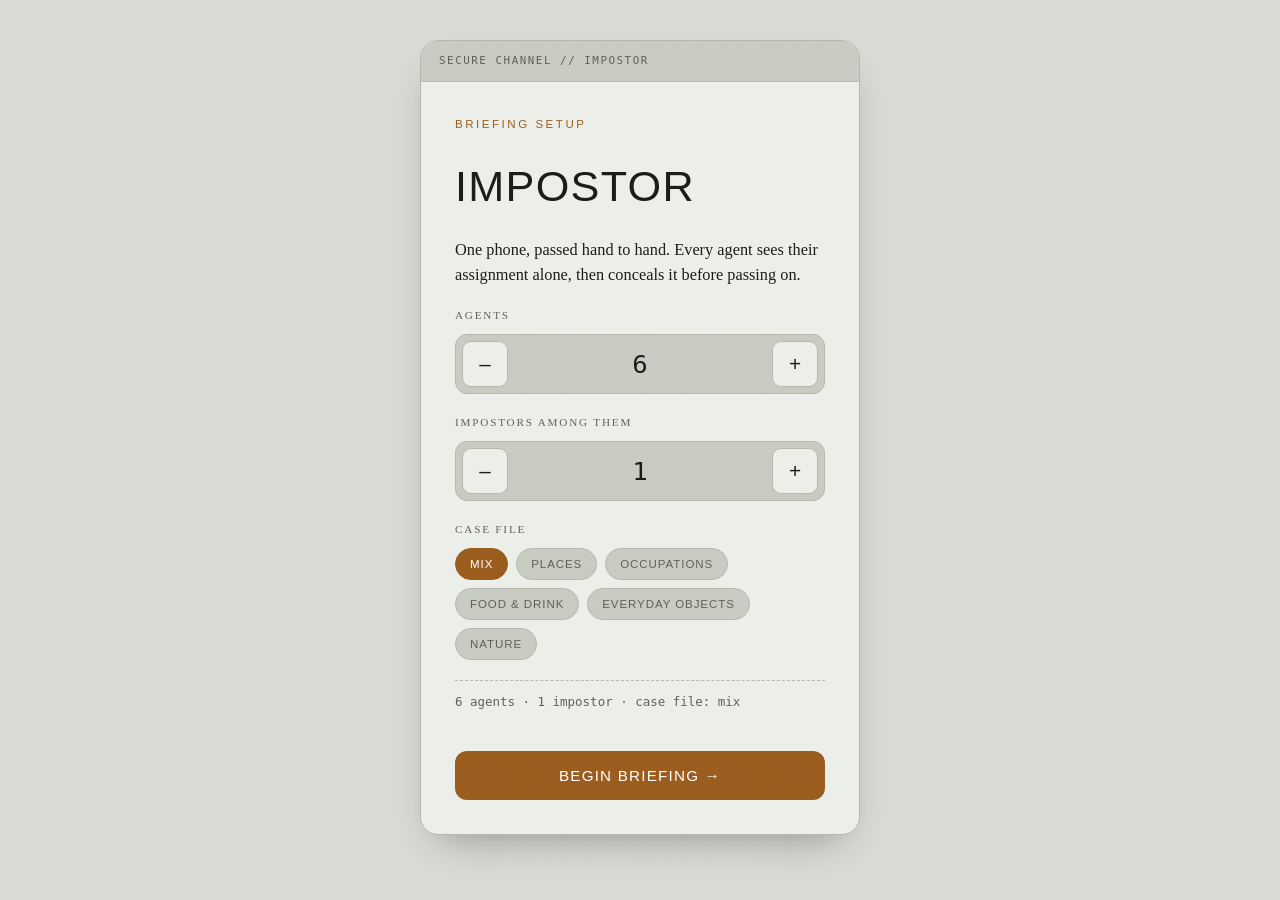
<file: index.html>
<!DOCTYPE html>
<html lang="en">
<head>
<meta charset="UTF-8">
<meta name="viewport" content="width=device-width, initial-scale=1">
<title>Impostor — Field Briefing</title>
<style>
  :root {
    --bg: #d9dbd4;
    --surface: #ecefe9;
    --surface-alt: #c8cbc1;
    --border: #b4b7ac;
    --text: #1a1c19;
    --text-muted: #5c6058;
    --accent: #9a5c1e;
    --accent-ink: #ffffff;
    --danger: #a3352b;
    --safe: #256b62;
    --shadow: 0 18px 40px -20px rgba(20, 22, 18, 0.45);
  }

  @media (prefers-color-scheme: dark) {
    :root {
      --bg: #0f1116;
      --surface: #191c23;
      --surface-alt: #22262f;
      --border: #33373f;
      --text: #eae7dd;
      --text-muted: #8b8f86;
      --accent: #e2a542;
      --accent-ink: #191305;
      --danger: #e5675a;
      --safe: #4fb3a4;
      --shadow: 0 24px 60px -24px rgba(0, 0, 0, 0.7);
    }
  }
  :root[data-theme="dark"] {
    --bg: #0f1116;
    --surface: #191c23;
    --surface-alt: #22262f;
    --border: #33373f;
    --text: #eae7dd;
    --text-muted: #8b8f86;
    --accent: #e2a542;
    --accent-ink: #191305;
    --danger: #e5675a;
    --safe: #4fb3a4;
    --shadow: 0 24px 60px -24px rgba(0, 0, 0, 0.7);
  }
  :root[data-theme="light"] {
    --bg: #d9dbd4;
    --surface: #ecefe9;
    --surface-alt: #c8cbc1;
    --border: #b4b7ac;
    --text: #1a1c19;
    --text-muted: #5c6058;
    --accent: #9a5c1e;
    --accent-ink: #ffffff;
    --danger: #a3352b;
    --safe: #256b62;
    --shadow: 0 18px 40px -20px rgba(20, 22, 18, 0.45);
  }

  * { box-sizing: border-box; }
  html, body {
    margin: 0;
    min-height: 100%;
    background: var(--bg);
    color: var(--text);
  }
  body {
    font-family: Georgia, "Iowan Old Style", "Palatino Linotype", serif;
    display: flex;
    justify-content: center;
    padding: clamp(14px, 4vw, 40px);
    line-height: 1.5;
    -webkit-tap-highlight-color: transparent;
  }
  h1, h2, .stamp, .btn, .eyebrow, .chip, .stepper button, .agent-tag {
    font-family: Impact, "Arial Narrow Bold", "Arial Black", sans-serif;
    font-weight: 400;
  }
  .mono {
    font-family: "SF Mono", "JetBrains Mono", ui-monospace, Menlo, Consolas, monospace;
    font-variant-numeric: tabular-nums;
  }

  /* film-grain overlay */
  body::before {
    content: "";
    position: fixed;
    inset: 0;
    pointer-events: none;
    opacity: 0.05;
    mix-blend-mode: overlay;
    background-image: url("data:image/svg+xml;utf8,<svg xmlns='http://www.w3.org/2000/svg' width='120' height='120'><filter id='n'><feTurbulence type='fractalNoise' baseFrequency='0.9' numOctaves='2' stitchTiles='stitch'/></filter><rect width='100%25' height='100%25' filter='url(%23n)'/></svg>");
  }

  .device {
    width: 100%;
    max-width: 440px;
    background: var(--surface);
    border: 1px solid var(--border);
    border-radius: 18px;
    box-shadow: var(--shadow);
    overflow: hidden;
    display: flex;
    flex-direction: column;
    min-height: min(760px, 92vh);
  }

  .statusbar {
    display: flex;
    align-items: center;
    justify-content: space-between;
    padding: 12px 18px;
    border-bottom: 1px solid var(--border);
    background: var(--surface-alt);
  }
  .statusbar .chan {
    font-family: "SF Mono", ui-monospace, Menlo, Consolas, monospace;
    font-size: 0.68rem;
    letter-spacing: 0.14em;
    color: var(--text-muted);
    text-transform: uppercase;
  }
  .dots { display: flex; gap: 5px; }
  .dots span {
    width: 6px; height: 6px; border-radius: 50%;
    background: var(--border);
  }
  .dots span.done { background: var(--safe); }
  .dots span.now { background: var(--accent); }

  .screen {
    flex: 1;
    padding: clamp(20px, 5vw, 34px);
    display: flex;
    flex-direction: column;
    gap: 20px;
  }
  .screen.center { justify-content: center; align-items: center; text-align: center; }

  .eyebrow {
    font-size: 0.72rem;
    letter-spacing: 0.22em;
    color: var(--accent);
    text-transform: uppercase;
  }
  h1 {
    margin: 0;
    font-size: clamp(2rem, 9vw, 2.7rem);
    letter-spacing: 0.03em;
    text-wrap: balance;
  }
  h2 {
    margin: 0;
    font-size: clamp(1.4rem, 6vw, 1.8rem);
    letter-spacing: 0.02em;
    text-wrap: balance;
  }
  p { margin: 0; color: var(--text-muted); }
  .lede { color: var(--text); font-size: 1.02rem; }

  /* setup screen */
  .field { display: flex; flex-direction: column; gap: 10px; }
  .field-label {
    font-size: 0.7rem; letter-spacing: 0.16em; text-transform: uppercase;
    color: var(--text-muted);
  }
  .stepper {
    display: flex; align-items: center; justify-content: space-between;
    background: var(--surface-alt); border: 1px solid var(--border);
    border-radius: 12px; padding: 6px;
  }
  .stepper button {
    width: 46px; height: 46px; border-radius: 9px; border: 1px solid var(--border);
    background: var(--surface); color: var(--text); font-size: 1.3rem; cursor: pointer;
  }
  .stepper button:active { background: var(--border); }
  .stepper output {
    font-family: "SF Mono", ui-monospace, monospace;
    font-size: 1.6rem; font-variant-numeric: tabular-nums;
  }
  .chips { display: flex; flex-wrap: wrap; gap: 8px; }
  .chip {
    padding: 9px 14px; border-radius: 999px; border: 1px solid var(--border);
    background: var(--surface-alt); color: var(--text-muted);
    font-size: 0.72rem; letter-spacing: 0.08em; text-transform: uppercase;
    cursor: pointer;
  }
  .chip.active {
    background: var(--accent); color: var(--accent-ink); border-color: var(--accent);
  }
  .preview {
    font-family: "SF Mono", ui-monospace, monospace;
    font-size: 0.78rem; color: var(--text-muted);
    border-top: 1px dashed var(--border); padding-top: 12px;
  }

  .btn {
    appearance: none; border: none; cursor: pointer;
    border-radius: 12px; padding: 16px 20px;
    font-size: 0.95rem; letter-spacing: 0.08em; text-transform: uppercase;
    display: flex; align-items: center; justify-content: center; gap: 8px;
  }
  .btn-primary { background: var(--accent); color: var(--accent-ink); }
  .btn-primary:active { filter: brightness(0.92); }
  .btn-ghost {
    background: transparent; color: var(--text-muted); border: 1px solid var(--border);
  }
  .btn-danger { background: var(--danger); color: #fff; }
  .btn:disabled { opacity: 0.4; cursor: not-allowed; }
  .spacer { flex: 1; }

  /* hold control */
  .hold-wrap { position: relative; width: 168px; height: 168px; margin: 0 auto; }
  .hold-wrap svg { width: 100%; height: 100%; transform: rotate(-90deg); }
  .hold-wrap circle.track { fill: none; stroke: var(--border); stroke-width: 6; }
  .hold-wrap circle.fill {
    fill: none; stroke: var(--accent); stroke-width: 6; stroke-linecap: round;
    transition: stroke-dashoffset 0.15s linear;
  }
  .hold-btn {
    position: absolute; inset: 10px; border-radius: 50%;
    background: var(--surface-alt); border: 1px solid var(--border);
    color: var(--text); cursor: pointer;
    display: flex; align-items: center; justify-content: center;
    font-size: 0.72rem; letter-spacing: 0.1em; text-transform: uppercase;
    text-align: center; padding: 10px; user-select: none; -webkit-user-select: none;
  }
  .hold-btn.holding { background: var(--surface); }
  .hold-btn:focus-visible, .btn:focus-visible, .chip:focus-visible, .stepper button:focus-visible {
    outline: 2px solid var(--accent); outline-offset: 2px;
  }

  /* stamp reveal */
  .stamp-box {
    border: 3px solid currentColor; border-radius: 8px;
    padding: 22px 18px; transform: rotate(-2deg);
    display: inline-block;
  }
  .stamp {
    font-size: clamp(1.8rem, 10vw, 2.6rem);
    letter-spacing: 0.04em;
    text-shadow: 2px 2px 0 rgba(0,0,0,0.12);
  }
  .stamp-box.crew { color: var(--safe); }
  .stamp-box.impostor { color: var(--danger); }
  @keyframes stampdown {
    0% { opacity: 0; transform: rotate(-2deg) scale(1.4); }
    60% { opacity: 1; transform: rotate(-2deg) scale(0.94); }
    100% { opacity: 1; transform: rotate(-2deg) scale(1); }
  }
  .stamp-box.animate { animation: stampdown 0.32s ease-out; }

  /* answers list */
  .roster { display: flex; flex-direction: column; gap: 8px; text-align: left; width: 100%; }
  .roster-row {
    display: flex; align-items: center; justify-content: space-between;
    padding: 12px 14px; border: 1px solid var(--border); border-radius: 10px;
    background: var(--surface-alt);
  }
  .agent-tag {
    font-size: 0.68rem; letter-spacing: 0.1em; padding: 5px 10px; border-radius: 999px;
  }
  .agent-tag.crew { background: color-mix(in srgb, var(--safe) 20%, transparent); color: var(--safe); }
  .agent-tag.impostor { background: color-mix(in srgb, var(--danger) 20%, transparent); color: var(--danger); }

  /* timer */
  .timer-ring { position: relative; width: 200px; height: 200px; margin: 0 auto; }
  .timer-ring svg { width: 100%; height: 100%; transform: rotate(-90deg); }
  .timer-ring circle.track { fill: none; stroke: var(--border); stroke-width: 6; }
  .timer-ring circle.fill {
    fill: none; stroke: var(--accent); stroke-width: 6; stroke-linecap: round;
    transition: stroke-dashoffset 0.9s linear;
  }
  .timer-readout {
    position: absolute; inset: 0; display: flex; align-items: center; justify-content: center;
    font-size: 2rem;
  }
  .presets { display: flex; gap: 8px; flex-wrap: wrap; justify-content: center; }

  @media (prefers-reduced-motion: reduce) {
    .stamp-box.animate { animation: none; }
    .hold-btn, .btn { transition: none; }
  }
</style>
</head>
<body>

<div class="device" id="device"></div>

<script>
(function () {
  var WORD_BANK = {
    places: { label: "Places", words: ["Beach","Airport","Hospital","Casino","Submarine","Space Station","Circus","Library","Ski Resort","Cruise Ship","Prison","Museum","Farm","Amusement Park","Movie Theater","Restaurant","Police Station","Zoo","Desert Island","Ice Rink"] },
    occupations: { label: "Occupations", words: ["Firefighter","Surgeon","Pilot","Chef","Detective","Astronaut","Lifeguard","Electrician","Journalist","Beekeeper","Locksmith","Translator","Referee","Tailor","Park Ranger","Barista","Plumber","Zookeeper"] },
    food: { label: "Food & Drink", words: ["Pizza","Sushi","Taco","Pancakes","Espresso","Ice Cream","Ramen","BBQ Ribs","Smoothie","Popcorn","Croissant","Dumplings","Curry","Milkshake","Nachos","Falafel","Waffles","Lemonade"] },
    objects: { label: "Everyday Objects", words: ["Umbrella","Backpack","Toothbrush","Bicycle","Flashlight","Wallet","Mirror","Headphones","Candle","Ladder","Scissors","Blanket","Thermostat","Stapler","Doormat","Suitcase","Whistle","Compass"] },
    nature: { label: "Nature", words: ["Octopus","Volcano","Glacier","Hurricane","Coral Reef","Waterfall","Rainforest","Cactus","Beehive","Avalanche","Geyser","Tide Pool","Meteor Shower","Sand Dune","Thunderstorm","Iceberg","Canyon","Mangrove"] }
  };
  var CATEGORY_ORDER = ["mix","places","occupations","food","objects","nature"];

  var reduceMotion = window.matchMedia("(prefers-reduced-motion: reduce)").matches;

  var state = {
    screen: "setup",
    numPlayers: 6,
    numImpostors: 1,
    categoryKey: "mix",
    word: null,
    wordCategoryLabel: null,
    currentIndex: 0,
    roles: [],
    revealed: false,
    timerTotal: 300,
    timerRemaining: 300,
    timerRunning: false,
    timerHandle: null,
    confirmReveal: false
  };

  function maxImpostors(n) {
    return Math.max(1, Math.min(4, Math.floor(n / 3)));
  }

  function pickWord(categoryKey) {
    var pool = [];
    if (categoryKey === "mix") {
      CATEGORY_ORDER.slice(1).forEach(function (key) {
        WORD_BANK[key].words.forEach(function (w) { pool.push({ word: w, label: WORD_BANK[key].label }); });
      });
    } else {
      WORD_BANK[categoryKey].words.forEach(function (w) { pool.push({ word: w, label: WORD_BANK[categoryKey].label }); });
    }
    return pool[Math.floor(Math.random() * pool.length)];
  }

  function assignRoles(numPlayers, numImpostors) {
    var idx = [];
    for (var i = 0; i < numPlayers; i++) idx.push(i);
    for (var j = idx.length - 1; j > 0; j--) {
      var k = Math.floor(Math.random() * (j + 1));
      var t = idx[j]; idx[j] = idx[k]; idx[k] = t;
    }
    var impostorSet = new Set(idx.slice(0, numImpostors));
    var roles = [];
    for (var p = 0; p < numPlayers; p++) roles.push(impostorSet.has(p));
    return roles;
  }

  function beginBriefing() {
    var picked = pickWord(state.categoryKey);
    state.word = picked.word;
    state.wordCategoryLabel = picked.label;
    state.roles = assignRoles(state.numPlayers, state.numImpostors);
    state.currentIndex = 0;
    state.revealed = false;
    state.screen = "handoff";
    render();
  }

  function nextAfterConceal() {
    if (state.currentIndex + 1 < state.numPlayers) {
      state.currentIndex += 1;
      state.revealed = false;
      state.screen = "handoff";
    } else {
      state.screen = "complete";
      state.timerRemaining = state.timerTotal;
      state.timerRunning = false;
    }
    render();
  }

  function stopTimer() {
    if (state.timerHandle) { clearInterval(state.timerHandle); state.timerHandle = null; }
    state.timerRunning = false;
  }

  function startTimer() {
    if (state.timerHandle) return;
    state.timerRunning = true;
    state.timerHandle = setInterval(function () {
      state.timerRemaining -= 1;
      if (state.timerRemaining <= 0) {
        state.timerRemaining = 0;
        stopTimer();
        if (navigator.vibrate) navigator.vibrate([120, 60, 120]);
      }
      renderTimerOnly();
    }, 1000);
    render();
  }

  function fmtTime(sec) {
    var m = Math.floor(sec / 60), s = sec % 60;
    return (m < 10 ? "0" : "") + m + ":" + (s < 10 ? "0" : "") + s;
  }

  function el(tag, attrs, children) {
    var e = document.createElement(tag);
    attrs = attrs || {};
    Object.keys(attrs).forEach(function (k) {
      if (k === "class") e.className = attrs[k];
      else if (k === "html") e.innerHTML = attrs[k];
      else if (k.indexOf("on") === 0) e.addEventListener(k.slice(2), attrs[k]);
      else e.setAttribute(k, attrs[k]);
    });
    (children || []).forEach(function (c) { if (c) e.appendChild(c); });
    return e;
  }
  function text(tag, cls, str) { return el(tag, { class: cls }, [document.createTextNode(str)]); }

  function statusBar(showDots) {
    var dots = el("div", { class: "dots" });
    if (showDots) {
      for (var i = 0; i < state.numPlayers; i++) {
        var cls = "";
        if (i < state.currentIndex) cls = "done";
        else if (i === state.currentIndex) cls = "now";
        dots.appendChild(el("span", { class: cls }));
      }
    }
    return el("div", { class: "statusbar" }, [
      text("div", "chan", "SECURE CHANNEL // IMPOSTOR"),
      dots
    ]);
  }

  function attachHold(wrapEl, circleEl, btnEl, durationMs, onComplete) {
    var r = circleEl.r.baseVal.value;
    var circumference = 2 * Math.PI * r;
    circleEl.style.strokeDasharray = circumference;
    circleEl.style.strokeDashoffset = circumference;
    var raf = null, startTs = null, done = false;

    function step(ts) {
      if (startTs === null) startTs = ts;
      var t = Math.min((ts - startTs) / durationMs, 1);
      circleEl.style.strokeDashoffset = circumference * (1 - t);
      if (t >= 1) { finish(); return; }
      raf = requestAnimationFrame(step);
    }
    function finish() {
      if (done) return;
      done = true;
      cancel();
      onComplete();
    }
    function cancel() {
      if (raf) cancelAnimationFrame(raf);
      raf = null; startTs = null;
      btnEl.classList.remove("holding");
    }
    function reset() {
      if (done) return;
      cancel();
      circleEl.style.strokeDashoffset = circumference;
    }
    function begin(ev) {
      ev.preventDefault();
      if (done) return;
      if (reduceMotion) { finish(); return; }
      btnEl.classList.add("holding");
      startTs = null;
      raf = requestAnimationFrame(step);
    }
    btnEl.addEventListener("pointerdown", begin);
    btnEl.addEventListener("pointerup", reset);
    btnEl.addEventListener("pointerleave", reset);
    btnEl.addEventListener("pointercancel", reset);
    btnEl.addEventListener("keydown", function (ev) {
      if (ev.key === "Enter" || ev.key === " ") { ev.preventDefault(); finish(); }
    });
  }

  function screenSetup() {
    var body = el("div", { class: "screen" });
    body.appendChild(text("div", "eyebrow", "BRIEFING SETUP"));
    body.appendChild(text("h1", "", "IMPOSTOR"));
    body.appendChild(text("p", "lede", "One phone, passed hand to hand. Every agent sees their assignment alone, then conceals it before passing on."));

    // players stepper
    var playersField = el("div", { class: "field" });
    playersField.appendChild(text("div", "field-label", "Agents"));
    var pOut = el("output", {}, [document.createTextNode(String(state.numPlayers))]);
    var pMinus = el("button", { onclick: function () {
      state.numPlayers = Math.max(3, state.numPlayers - 1);
      state.numImpostors = Math.min(state.numImpostors, maxImpostors(state.numPlayers));
      render();
    } }, [document.createTextNode("–")]);
    var pPlus = el("button", { onclick: function () {
      state.numPlayers = Math.min(15, state.numPlayers + 1);
      render();
    } }, [document.createTextNode("+")]);
    playersField.appendChild(el("div", { class: "stepper" }, [pMinus, pOut, pPlus]));
    body.appendChild(playersField);

    // impostors stepper
    var impField = el("div", { class: "field" });
    impField.appendChild(text("div", "field-label", "Impostors among them"));
    var iOut = el("output", {}, [document.createTextNode(String(state.numImpostors))]);
    var iMinus = el("button", { onclick: function () {
      state.numImpostors = Math.max(1, state.numImpostors - 1); render();
    } }, [document.createTextNode("–")]);
    var iPlus = el("button", { onclick: function () {
      state.numImpostors = Math.min(maxImpostors(state.numPlayers), state.numImpostors + 1); render();
    } }, [document.createTextNode("+")]);
    impField.appendChild(el("div", { class: "stepper" }, [iMinus, iOut, iPlus]));
    body.appendChild(impField);

    // category chips
    var catField = el("div", { class: "field" });
    catField.appendChild(text("div", "field-label", "Case file"));
    var chips = el("div", { class: "chips" });
    CATEGORY_ORDER.forEach(function (key) {
      var label = key === "mix" ? "Mix" : WORD_BANK[key].label;
      var active = state.categoryKey === key;
      chips.appendChild(el("button", {
        class: "chip" + (active ? " active" : ""),
        onclick: function () { state.categoryKey = key; render(); }
      }, [document.createTextNode(label)]));
    });
    catField.appendChild(chips);
    body.appendChild(catField);

    body.appendChild(el("div", { class: "preview mono" }, [document.createTextNode(
      state.numPlayers + " agents · " + state.numImpostors + " impostor" + (state.numImpostors > 1 ? "s" : "") + " · case file: " + (state.categoryKey === "mix" ? "mix" : WORD_BANK[state.categoryKey].label.toLowerCase())
    )]));

    body.appendChild(el("div", { class: "spacer" }));
    body.appendChild(el("button", { class: "btn btn-primary", onclick: beginBriefing }, [document.createTextNode("Begin Briefing →")]));
    return body;
  }

  function screenHandoff() {
    var body = el("div", { class: "screen center" });
    body.appendChild(text("div", "eyebrow", "AGENT " + (state.currentIndex + 1) + " OF " + state.numPlayers));
    body.appendChild(text("h2", "", "Pass the device to Agent " + (state.currentIndex + 1)));
    body.appendChild(text("p", "", "Everyone else, look away. Hold the button below to view your assignment."));

    var wrap = el("div", { class: "hold-wrap" });
    var svg = document.createElementNS("http://www.w3.org/2000/svg", "svg");
    svg.setAttribute("viewBox", "0 0 168 168");
    var track = document.createElementNS("http://www.w3.org/2000/svg", "circle");
    track.setAttribute("class", "track"); track.setAttribute("cx", "84"); track.setAttribute("cy", "84"); track.setAttribute("r", "78");
    var fill = document.createElementNS("http://www.w3.org/2000/svg", "circle");
    fill.setAttribute("class", "fill"); fill.setAttribute("cx", "84"); fill.setAttribute("cy", "84"); fill.setAttribute("r", "78");
    svg.appendChild(track); svg.appendChild(fill);
    wrap.appendChild(svg);
    var holdBtn = el("div", { class: "hold-btn", tabindex: "0", role: "button" }, [document.createTextNode("Hold to view assignment")]);
    wrap.appendChild(holdBtn);
    body.appendChild(wrap);

    setTimeout(function () {
      attachHold(wrap, fill, holdBtn, 550, function () {
        state.revealed = true;
        state.screen = "reveal";
        render();
      });
    }, 0);

    return body;
  }

  function screenReveal() {
    var isImpostor = state.roles[state.currentIndex];
    var body = el("div", { class: "screen center" });
    body.appendChild(text("div", "eyebrow", "CASE FILE: " + (isImpostor ? state.wordCategoryLabel : state.wordCategoryLabel).toUpperCase()));

    if (isImpostor) {
      body.appendChild(el("div", { class: "stamp-box impostor animate" }, [text("div", "stamp", "IMPOSTOR")]));
      body.appendChild(text("p", "lede", "You don't know the word. Listen closely, bluff with confidence, and try to blend in."));
    } else {
      body.appendChild(text("div", "field-label", "Your word"));
      body.appendChild(el("div", { class: "stamp-box crew animate" }, [text("div", "stamp", state.word.toUpperCase())]));
      body.appendChild(text("p", "lede", "Describe it without saying it outright. Listen for whoever's faking it."));
    }

    var wrap = el("div", { class: "hold-wrap" });
    var svg = document.createElementNS("http://www.w3.org/2000/svg", "svg");
    svg.setAttribute("viewBox", "0 0 168 168");
    var track = document.createElementNS("http://www.w3.org/2000/svg", "circle");
    track.setAttribute("class", "track"); track.setAttribute("cx", "84"); track.setAttribute("cy", "84"); track.setAttribute("r", "78");
    var fill = document.createElementNS("http://www.w3.org/2000/svg", "circle");
    fill.setAttribute("class", "fill"); fill.setAttribute("cx", "84"); fill.setAttribute("cy", "84"); fill.setAttribute("r", "78");
    svg.appendChild(track); svg.appendChild(fill);
    wrap.appendChild(svg);
    var holdBtn = el("div", { class: "hold-btn", tabindex: "0", role: "button" }, [document.createTextNode("Hold to conceal & pass on")]);
    wrap.appendChild(holdBtn);
    body.appendChild(wrap);

    setTimeout(function () {
      attachHold(wrap, fill, holdBtn, 550, nextAfterConceal);
    }, 0);

    return body;
  }

  function screenComplete() {
    var body = el("div", { class: "screen center" });
    body.appendChild(text("div", "eyebrow", "BRIEFING COMPLETE"));
    body.appendChild(text("h2", "", "Discussion"));
    body.appendChild(text("p", "lede", state.numImpostors + " impostor" + (state.numImpostors > 1 ? "s" : "") + " hiding among " + state.numPlayers + " agents. Talk it out, then vote."));

    var ring = el("div", { class: "timer-ring" });
    var svg = document.createElementNS("http://www.w3.org/2000/svg", "svg");
    svg.setAttribute("viewBox", "0 0 200 200");
    var track = document.createElementNS("http://www.w3.org/2000/svg", "circle");
    track.setAttribute("class", "track"); track.setAttribute("cx", "100"); track.setAttribute("cy", "100"); track.setAttribute("r", "92");
    var fillC = document.createElementNS("http://www.w3.org/2000/svg", "circle");
    fillC.setAttribute("class", "fill"); fillC.setAttribute("cx", "100"); fillC.setAttribute("cy", "100"); fillC.setAttribute("r", "92");
    var circumference = 2 * Math.PI * 92;
    fillC.style.strokeDasharray = circumference;
    var frac = state.timerTotal > 0 ? state.timerRemaining / state.timerTotal : 0;
    fillC.style.strokeDashoffset = circumference * (1 - frac);
    svg.appendChild(track); svg.appendChild(fillC);
    ring.appendChild(svg);
    ring.appendChild(el("div", { class: "timer-readout mono" }, [document.createTextNode(fmtTime(state.timerRemaining))]));
    body.appendChild(ring);
    window._timerFillEl = fillC;
    window._timerCircumference = circumference;

    var presets = el("div", { class: "presets" });
    [60, 180, 300, 480].forEach(function (secs) {
      presets.appendChild(el("button", {
        class: "chip" + (state.timerTotal === secs ? " active" : ""),
        onclick: function () { stopTimer(); state.timerTotal = secs; state.timerRemaining = secs; render(); }
      }, [document.createTextNode(Math.round(secs / 60) + " min")]));
    });
    body.appendChild(presets);

    var controls = el("div", { class: "chips" });
    controls.appendChild(el("button", {
      class: "btn btn-ghost",
      onclick: function () { state.timerRunning ? stopTimer() : startTimer(); render(); }
    }, [document.createTextNode(state.timerRunning ? "Pause" : "Start")]));
    controls.appendChild(el("button", {
      class: "btn btn-ghost",
      onclick: function () { stopTimer(); state.timerRemaining = state.timerTotal; render(); }
    }, [document.createTextNode("Reset")]));
    body.appendChild(controls);

    body.appendChild(el("div", { class: "spacer" }));
    body.appendChild(el("button", {
      class: "btn " + (state.confirmReveal ? "btn-danger" : "btn-ghost"),
      onclick: function () {
        if (state.confirmReveal) {
          stopTimer();
          state.screen = "answers";
          state.confirmReveal = false;
        } else {
          state.confirmReveal = true;
          setTimeout(function () { state.confirmReveal = false; render(); }, 3000);
        }
        render();
      }
    }, [document.createTextNode(state.confirmReveal ? "Tap again to reveal all" : "Reveal answers")]));

    return body;
  }

  function screenAnswers() {
    var body = el("div", { class: "screen" });
    body.appendChild(text("div", "eyebrow", "CASE FILE CLOSED"));
    body.appendChild(text("h2", "", "The word was " + state.word.toUpperCase()));
    body.appendChild(text("p", "", "Case file: " + state.wordCategoryLabel));

    var roster = el("div", { class: "roster" });
    for (var i = 0; i < state.numPlayers; i++) {
      var isImp = state.roles[i];
      roster.appendChild(el("div", { class: "roster-row" }, [
        text("span", "", "Agent " + (i + 1)),
        el("span", { class: "agent-tag " + (isImp ? "impostor" : "crew") }, [document.createTextNode(isImp ? "Impostor" : "Crew")])
      ]));
    }
    body.appendChild(roster);

    body.appendChild(el("div", { class: "spacer" }));
    body.appendChild(el("button", {
      class: "btn btn-primary",
      onclick: function () {
        state.roles = assignRoles(state.numPlayers, state.numImpostors);
        var picked = pickWord(state.categoryKey);
        state.word = picked.word;
        state.wordCategoryLabel = picked.label;
        state.currentIndex = 0;
        state.screen = "handoff";
        render();
      }
    }, [document.createTextNode("Play again, same agents")]));
    body.appendChild(el("button", {
      class: "btn btn-ghost",
      onclick: function () { state.screen = "setup"; render(); }
    }, [document.createTextNode("New setup")]));

    return body;
  }

  function renderTimerOnly() {
    var readout = document.querySelector(".timer-readout");
    if (readout) readout.textContent = fmtTime(state.timerRemaining);
    if (window._timerFillEl) {
      var frac = state.timerTotal > 0 ? state.timerRemaining / state.timerTotal : 0;
      window._timerFillEl.style.strokeDashoffset = window._timerCircumference * (1 - frac);
    }
  }

  function render() {
    var device = document.getElementById("device");
    device.innerHTML = "";
    var showDots = state.screen === "handoff" || state.screen === "reveal";
    device.appendChild(statusBar(showDots));
    var screenEl;
    if (state.screen === "setup") screenEl = screenSetup();
    else if (state.screen === "handoff") screenEl = screenHandoff();
    else if (state.screen === "reveal") screenEl = screenReveal();
    else if (state.screen === "complete") screenEl = screenComplete();
    else screenEl = screenAnswers();
    device.appendChild(screenEl);
  }

  render();
})();
</script>
</body>
</html>
</file>
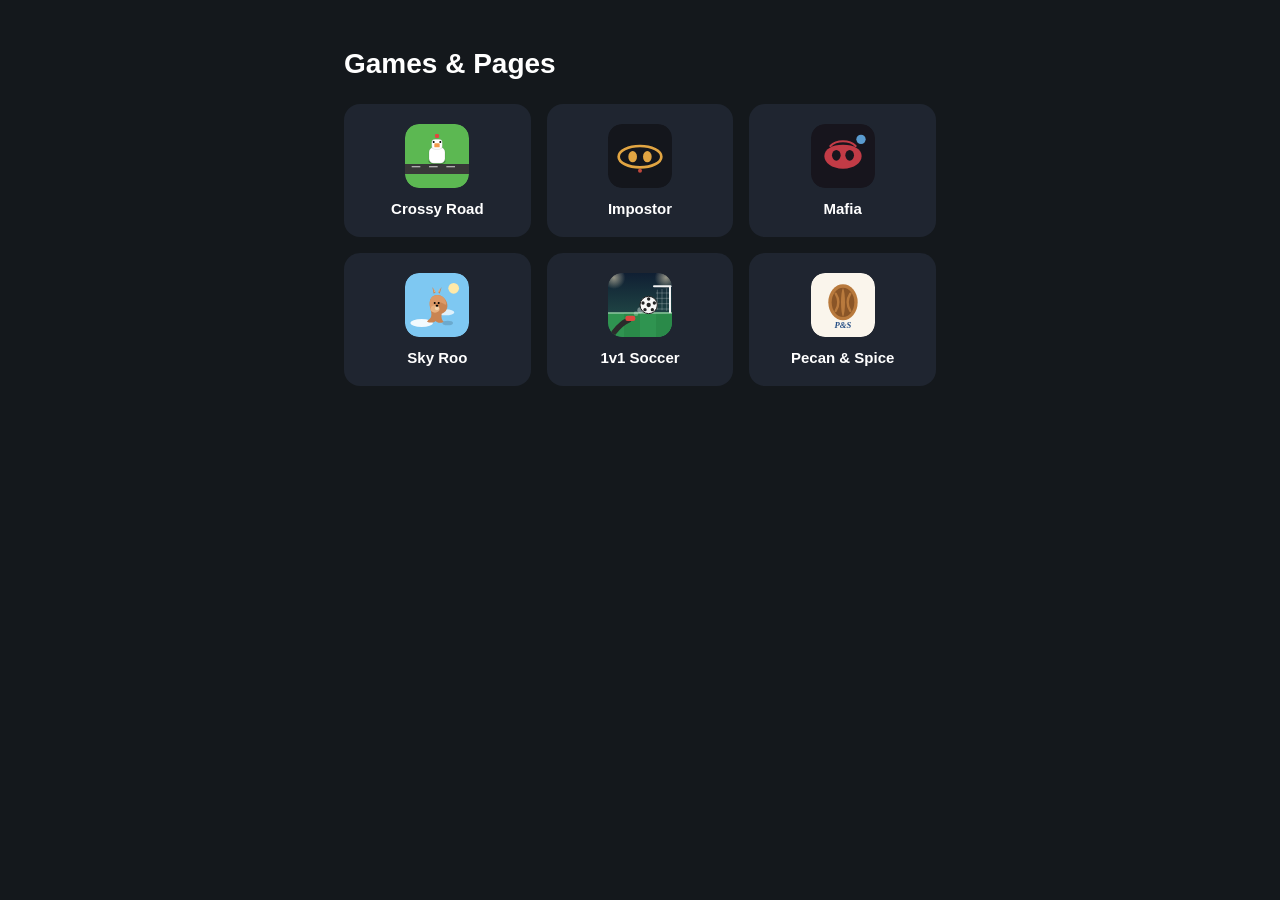
<file: web/index.html>
<!DOCTYPE html>
<html lang="en">
<head>
<meta charset="UTF-8">
<meta name="viewport" content="width=device-width, initial-scale=1">
<title>Games &amp; Pages</title>
<style>
  * { box-sizing: border-box; }
  html, body {
    margin: 0;
    min-height: 100%;
    background: #14181c;
    color: #fff;
    font-family: -apple-system, BlinkMacSystemFont, "Segoe UI", Roboto, sans-serif;
  }
  main {
    max-width: 640px;
    margin: 0 auto;
    padding: 48px 24px;
  }
  h1 {
    font-size: 28px;
    margin: 0 0 24px;
  }
  .grid {
    display: grid;
    grid-template-columns: repeat(auto-fill, minmax(160px, 1fr));
    gap: 16px;
  }
  a.game-card {
    display: block;
    text-decoration: none;
    color: inherit;
    background: #1f2530;
    border-radius: 16px;
    padding: 20px;
    text-align: center;
    transition: transform 0.15s ease, background 0.15s ease;
  }
  a.game-card:active {
    transform: scale(0.97);
    background: #262d3a;
  }
  .game-card .icon {
    width: 64px;
    height: 64px;
    margin: 0 auto 12px;
    display: block;
    border-radius: 14px;
  }
  .game-card .name {
    font-weight: 600;
    font-size: 15px;
  }
</style>
</head>
<body>
<main>
  <h1>Games &amp; Pages</h1>
  <div class="grid">
    <a class="game-card" href="crossy-road/">
      <img class="icon" src="crossy-road/icon.svg" alt="">
      <div class="name">Crossy Road</div>
    </a>
    <a class="game-card" href="impostor/">
      <img class="icon" src="impostor/icon.svg" alt="">
      <div class="name">Impostor</div>
    </a>
    <a class="game-card" href="mafia/">
      <img class="icon" src="mafia/icon.svg" alt="">
      <div class="name">Mafia</div>
    </a>
    <a class="game-card" href="sky-roo/">
      <img class="icon" src="sky-roo/icon.svg" alt="">
      <div class="name">Sky Roo</div>
    </a>
    <a class="game-card" href="1v1-soccer/">
      <img class="icon" src="1v1-soccer/icon.svg" alt="">
      <div class="name">1v1 Soccer</div>
    </a>
    <a class="game-card" href="pecan-and-spice/">
      <img class="icon" src="pecan-and-spice/icon.svg" alt="">
      <div class="name">Pecan &amp; Spice</div>
    </a>
  </div>
</main>
</body>
</html>
</file>
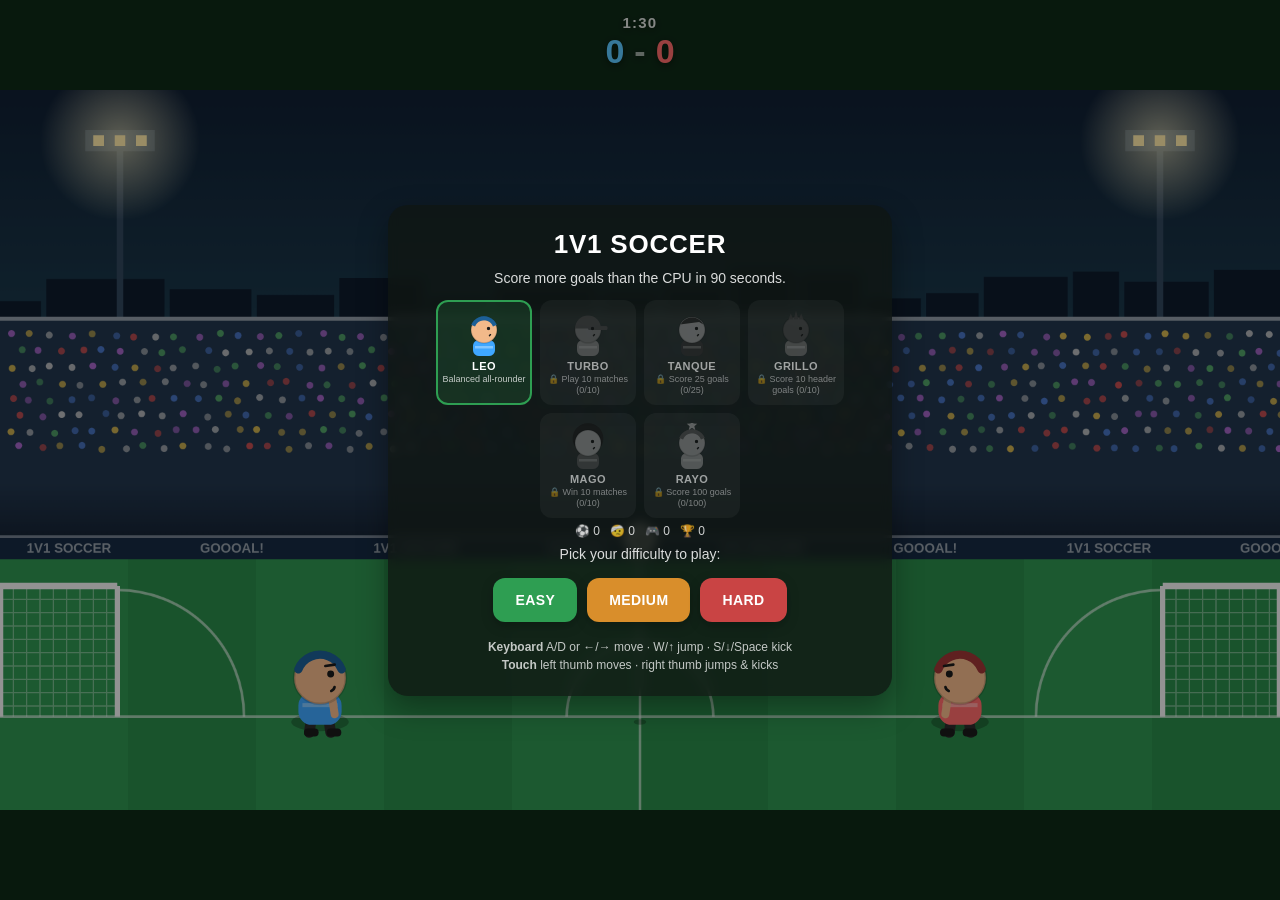
<file: web/1v1-soccer/index.html>
<!DOCTYPE html>
<html lang="en">
<head>
<meta charset="UTF-8">
<meta name="viewport" content="width=device-width, initial-scale=1, maximum-scale=1, user-scalable=no, viewport-fit=cover">
<title>1v1 Soccer</title>
<meta name="apple-mobile-web-app-capable" content="yes">
<meta name="apple-mobile-web-app-status-bar-style" content="black-translucent">
<meta name="apple-mobile-web-app-title" content="1v1 Soccer">
<meta name="theme-color" content="#1c8a4a">
<link rel="apple-touch-icon" href="apple-touch-icon.png">
<link rel="icon" href="icon.svg">
<link rel="manifest" href="manifest.json">
<link rel="stylesheet" href="style.css">
</head>
<body>
<div id="app">
  <canvas id="game"></canvas>

  <div id="hud">
    <div id="timer">1:30</div>
    <div id="score"><span id="score-left">0</span><span class="dash">-</span><span id="score-right">0</span></div>
  </div>

  <div id="start-overlay" class="overlay">
    <div class="panel">
      <h1>1V1 SOCCER</h1>
      <p>Score more goals than the CPU in 90 seconds.</p>
      <div id="roster" class="roster"></div>
      <div id="stats-line" class="stats-line"></div>
      <p>Pick your difficulty to play:</p>
      <div class="mode-buttons">
        <button id="diff-easy" class="btn">EASY</button>
        <button id="diff-medium" class="btn btn-medium">MEDIUM</button>
        <button id="diff-hard" class="btn btn-hard">HARD</button>
      </div>
      <div class="controls-help">
        <div><strong>Keyboard</strong> A/D or ←/→ move · W/↑ jump · S/↓/Space kick</div>
        <div><strong>Touch</strong> left thumb moves · right thumb jumps &amp; kicks</div>
      </div>
    </div>
  </div>

  <div id="goal-banner" class="banner hidden">GOAL!</div>

  <div id="fulltime-overlay" class="overlay hidden">
    <div class="panel">
      <h1 id="fulltime-title">FULL TIME</h1>
      <p id="fulltime-score">0 - 0</p>
      <p id="unlock-note" class="unlock-note hidden"></p>
      <div class="mode-buttons">
        <button id="restart-btn" class="btn">PLAY AGAIN</button>
        <button id="menu-btn" class="btn btn-ghost">CHANGE LEVEL</button>
      </div>
    </div>
  </div>

  <div class="touch-controls">
    <div class="pad pad-left">
      <button class="pad-btn move-btn" data-action="p1-left">◀</button>
      <button class="pad-btn move-btn" data-action="p1-right">▶</button>
    </div>
    <div class="pad pad-right">
      <button class="pad-btn jump-btn" data-action="p1-jump">▲<span>JUMP</span></button>
      <button class="pad-btn kick-btn" data-action="p1-kick">⚽<span>KICK</span></button>
    </div>
  </div>

  <div id="rotate-overlay">
    <div class="rotate-icon">📱</div>
    <p>Rotate your device to play — 1v1 Soccer is a landscape game.</p>
  </div>
</div>

<script src="game.js"></script>
</body>
</html>
</file>
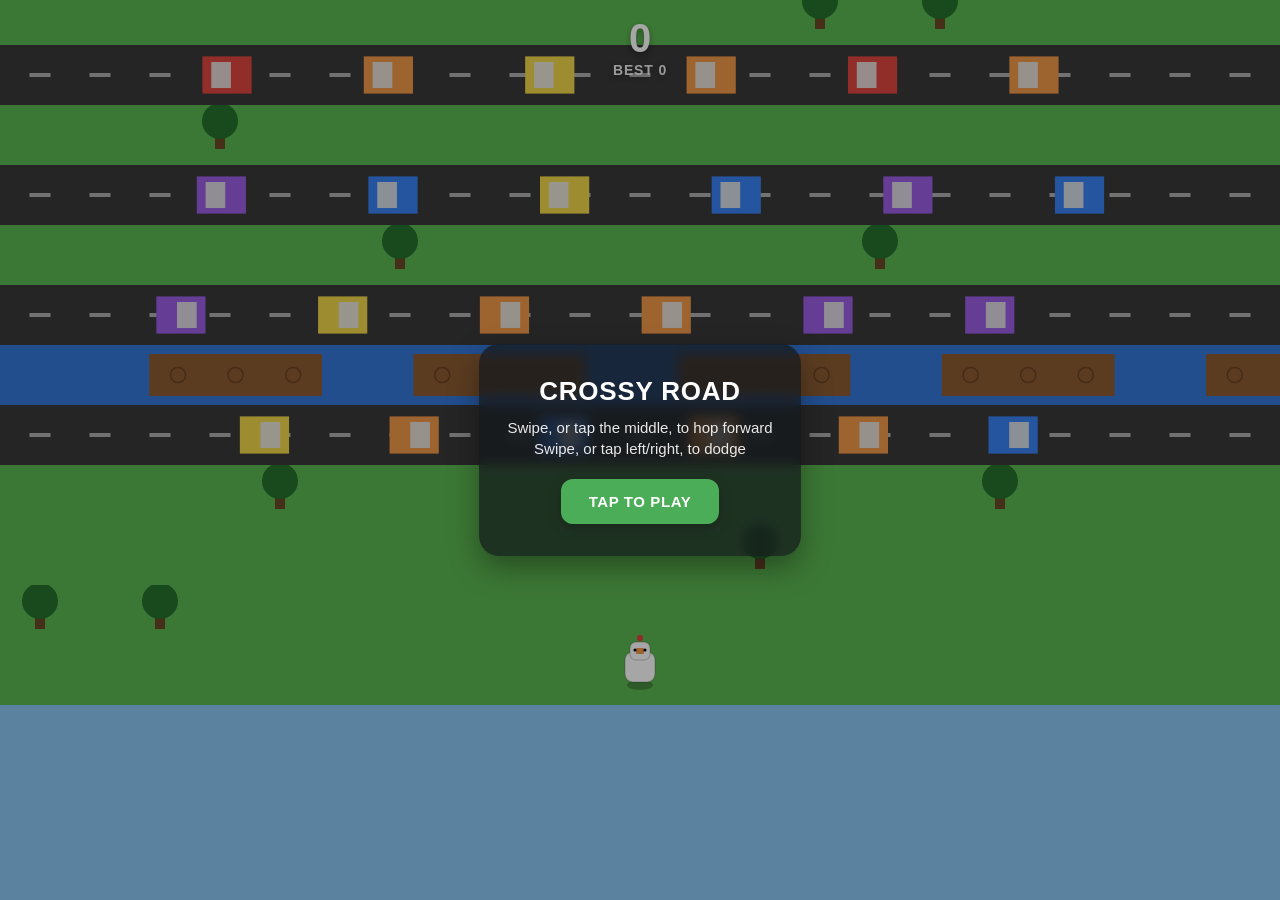
<file: web/crossy-road/index.html>
<!DOCTYPE html>
<html lang="en">
<head>
<meta charset="UTF-8">
<meta name="viewport" content="width=device-width, initial-scale=1, maximum-scale=1, user-scalable=no, viewport-fit=cover">
<title>Crossy Road</title>
<meta name="apple-mobile-web-app-capable" content="yes">
<meta name="apple-mobile-web-app-status-bar-style" content="black-translucent">
<meta name="apple-mobile-web-app-title" content="Crossy Road">
<meta name="theme-color" content="#8cc7f2">
<link rel="apple-touch-icon" href="icon.svg">
<link rel="icon" href="icon.svg">
<link rel="manifest" href="manifest.json">
<link rel="stylesheet" href="style.css">
</head>
<body>
<div id="app">
  <canvas id="game"></canvas>

  <div id="hud">
    <div id="score">0</div>
    <div id="best">BEST 0</div>
  </div>

  <div id="ready-overlay" class="overlay">
    <div class="panel">
      <h1>CROSSY ROAD</h1>
      <p>Swipe, or tap the middle, to hop forward</p>
      <p>Swipe, or tap left/right, to dodge</p>
      <button id="start-btn" class="btn">TAP TO PLAY</button>
    </div>
  </div>

  <div id="gameover-overlay" class="overlay hidden">
    <div class="panel">
      <h1>GAME OVER</h1>
      <p id="final-score">Score: 0</p>
      <p id="final-best">Best: 0</p>
      <button id="restart-btn" class="btn">TAP TO RESTART</button>
    </div>
  </div>

  <div id="rotate-overlay">
    <div class="rotate-icon">📱</div>
    <p>Rotate your device to play — Crossy Road is a portrait game.</p>
  </div>
</div>

<script src="game.js"></script>
</body>
</html>
</file>
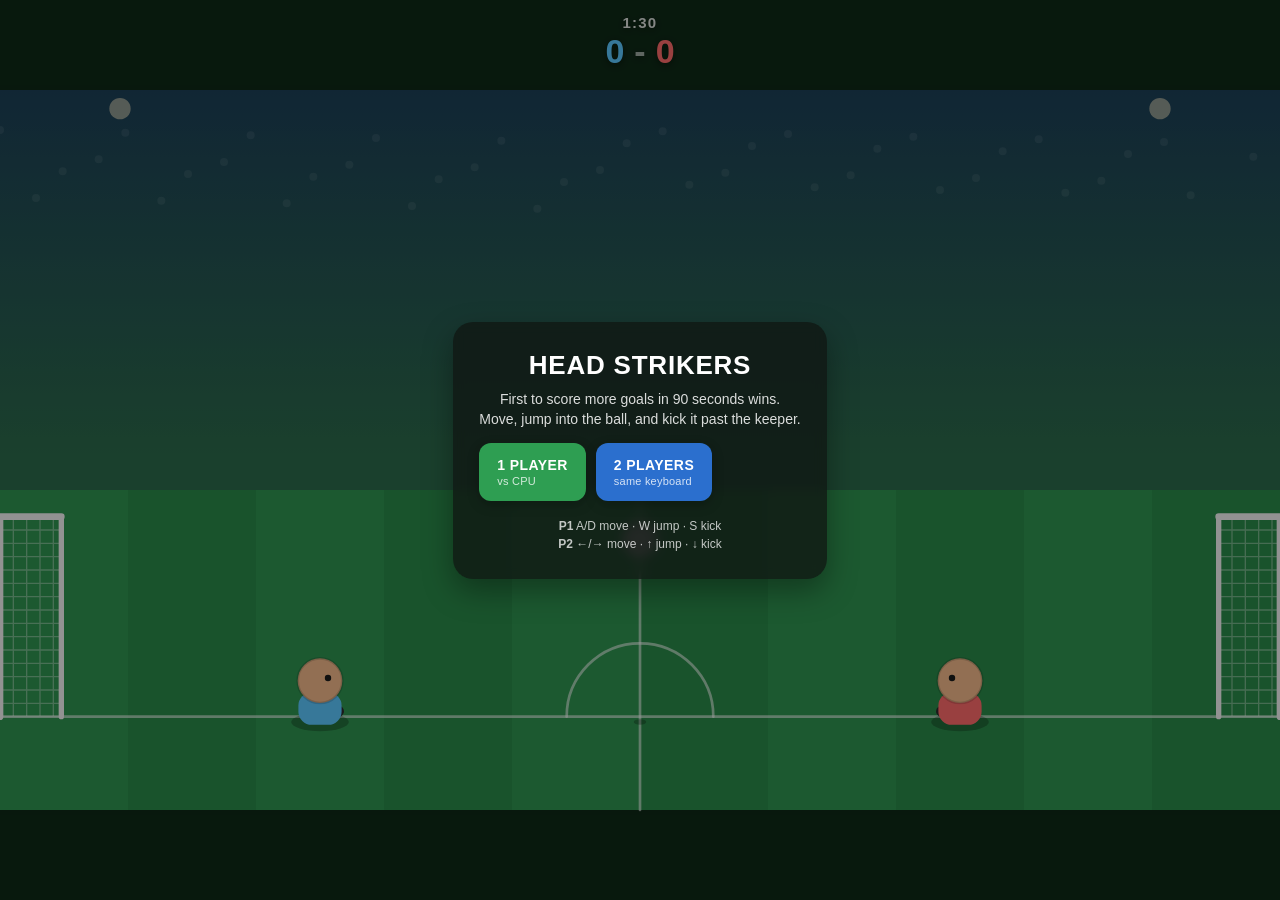
<file: web/head-strikers/index.html>
<!DOCTYPE html>
<html lang="en">
<head>
<meta charset="UTF-8">
<meta name="viewport" content="width=device-width, initial-scale=1, maximum-scale=1, user-scalable=no, viewport-fit=cover">
<title>Head Strikers</title>
<meta name="apple-mobile-web-app-capable" content="yes">
<meta name="apple-mobile-web-app-status-bar-style" content="black-translucent">
<meta name="apple-mobile-web-app-title" content="Head Strikers">
<meta name="theme-color" content="#1c8a4a">
<link rel="apple-touch-icon" href="icon.svg">
<link rel="icon" href="icon.svg">
<link rel="stylesheet" href="style.css">
</head>
<body>
<div id="app">
  <canvas id="game"></canvas>

  <div id="hud">
    <div id="timer">1:30</div>
    <div id="score"><span id="score-left">0</span><span class="dash">-</span><span id="score-right">0</span></div>
  </div>

  <div id="start-overlay" class="overlay">
    <div class="panel">
      <h1>HEAD STRIKERS</h1>
      <p>First to score more goals in 90 seconds wins.</p>
      <p>Move, jump into the ball, and kick it past the keeper.</p>
      <div class="mode-buttons">
        <button id="mode-1p" class="btn">1 PLAYER<span>vs CPU</span></button>
        <button id="mode-2p" class="btn btn-alt">2 PLAYERS<span>same keyboard</span></button>
      </div>
      <div class="controls-help">
        <div><strong>P1</strong> A/D move · W jump · S kick</div>
        <div><strong>P2</strong> ←/→ move · ↑ jump · ↓ kick</div>
      </div>
    </div>
  </div>

  <div id="goal-banner" class="banner hidden">GOAL!</div>

  <div id="fulltime-overlay" class="overlay hidden">
    <div class="panel">
      <h1 id="fulltime-title">FULL TIME</h1>
      <p id="fulltime-score">0 - 0</p>
      <button id="restart-btn" class="btn">PLAY AGAIN</button>
    </div>
  </div>

  <div class="touch-controls">
    <div id="p1-controls" class="pad pad-left">
      <div class="pad-row">
        <button class="pad-btn" data-action="p1-left">◀</button>
        <button class="pad-btn" data-action="p1-jump">▲</button>
        <button class="pad-btn" data-action="p1-right">▶</button>
      </div>
      <button class="pad-btn kick-btn" data-action="p1-kick">KICK</button>
    </div>
    <div id="p2-controls" class="pad pad-right hidden">
      <div class="pad-row">
        <button class="pad-btn" data-action="p2-left">◀</button>
        <button class="pad-btn" data-action="p2-jump">▲</button>
        <button class="pad-btn" data-action="p2-right">▶</button>
      </div>
      <button class="pad-btn kick-btn" data-action="p2-kick">KICK</button>
    </div>
  </div>

  <div id="rotate-overlay">
    <div class="rotate-icon">📱</div>
    <p>Rotate your device to play — Head Strikers is a landscape game.</p>
  </div>
</div>

<script src="game.js"></script>
</body>
</html>
</file>
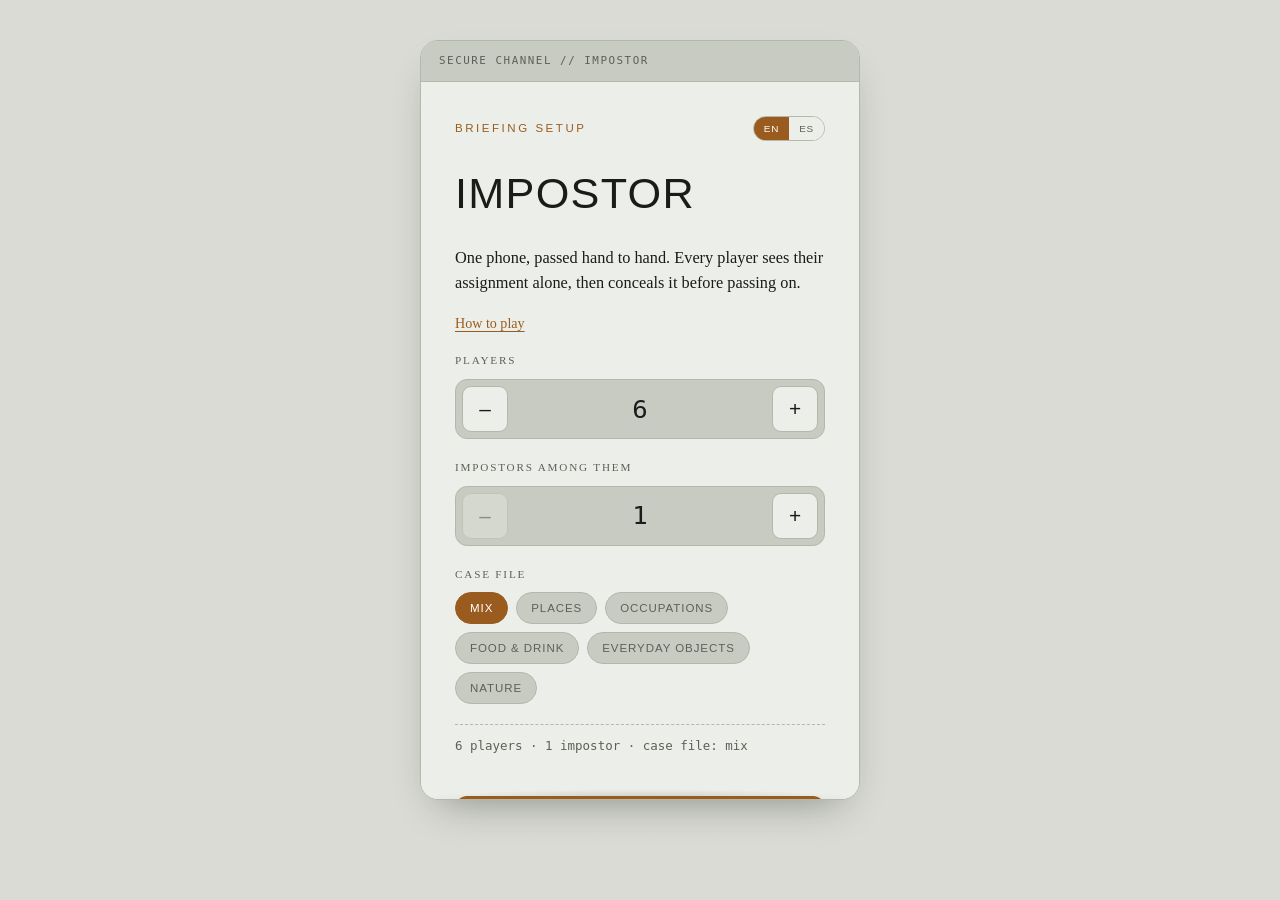
<file: web/impostor/index.html>
<!DOCTYPE html>
<html lang="en">
<head>
<meta charset="UTF-8">
<meta name="viewport" content="width=device-width, initial-scale=1">
<title>Impostor — Field Briefing</title>
<link rel="stylesheet" href="style.css">
</head>
<body>

<div class="device" id="device"></div>

<script src="game.js"></script>
</body>
</html>
</file>
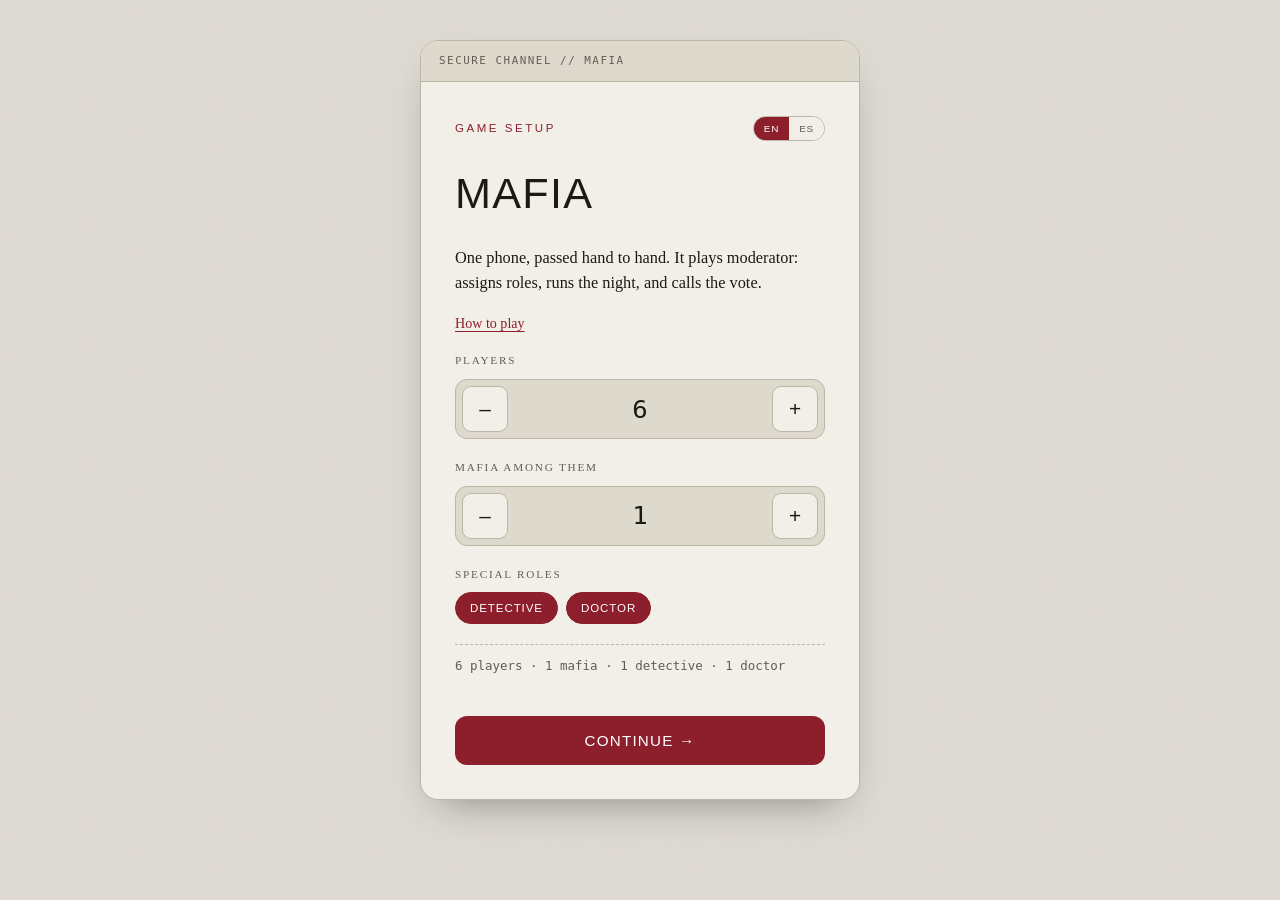
<file: web/mafia/index.html>
<!DOCTYPE html>
<html lang="en">
<head>
<meta charset="UTF-8">
<meta name="viewport" content="width=device-width, initial-scale=1, maximum-scale=1, user-scalable=no">
<title>Mafia — Night Moderator</title>
<link rel="stylesheet" href="style.css">
</head>
<body>

<div class="device" id="device"></div>

<script src="game.js"></script>
</body>
</html>
</file>
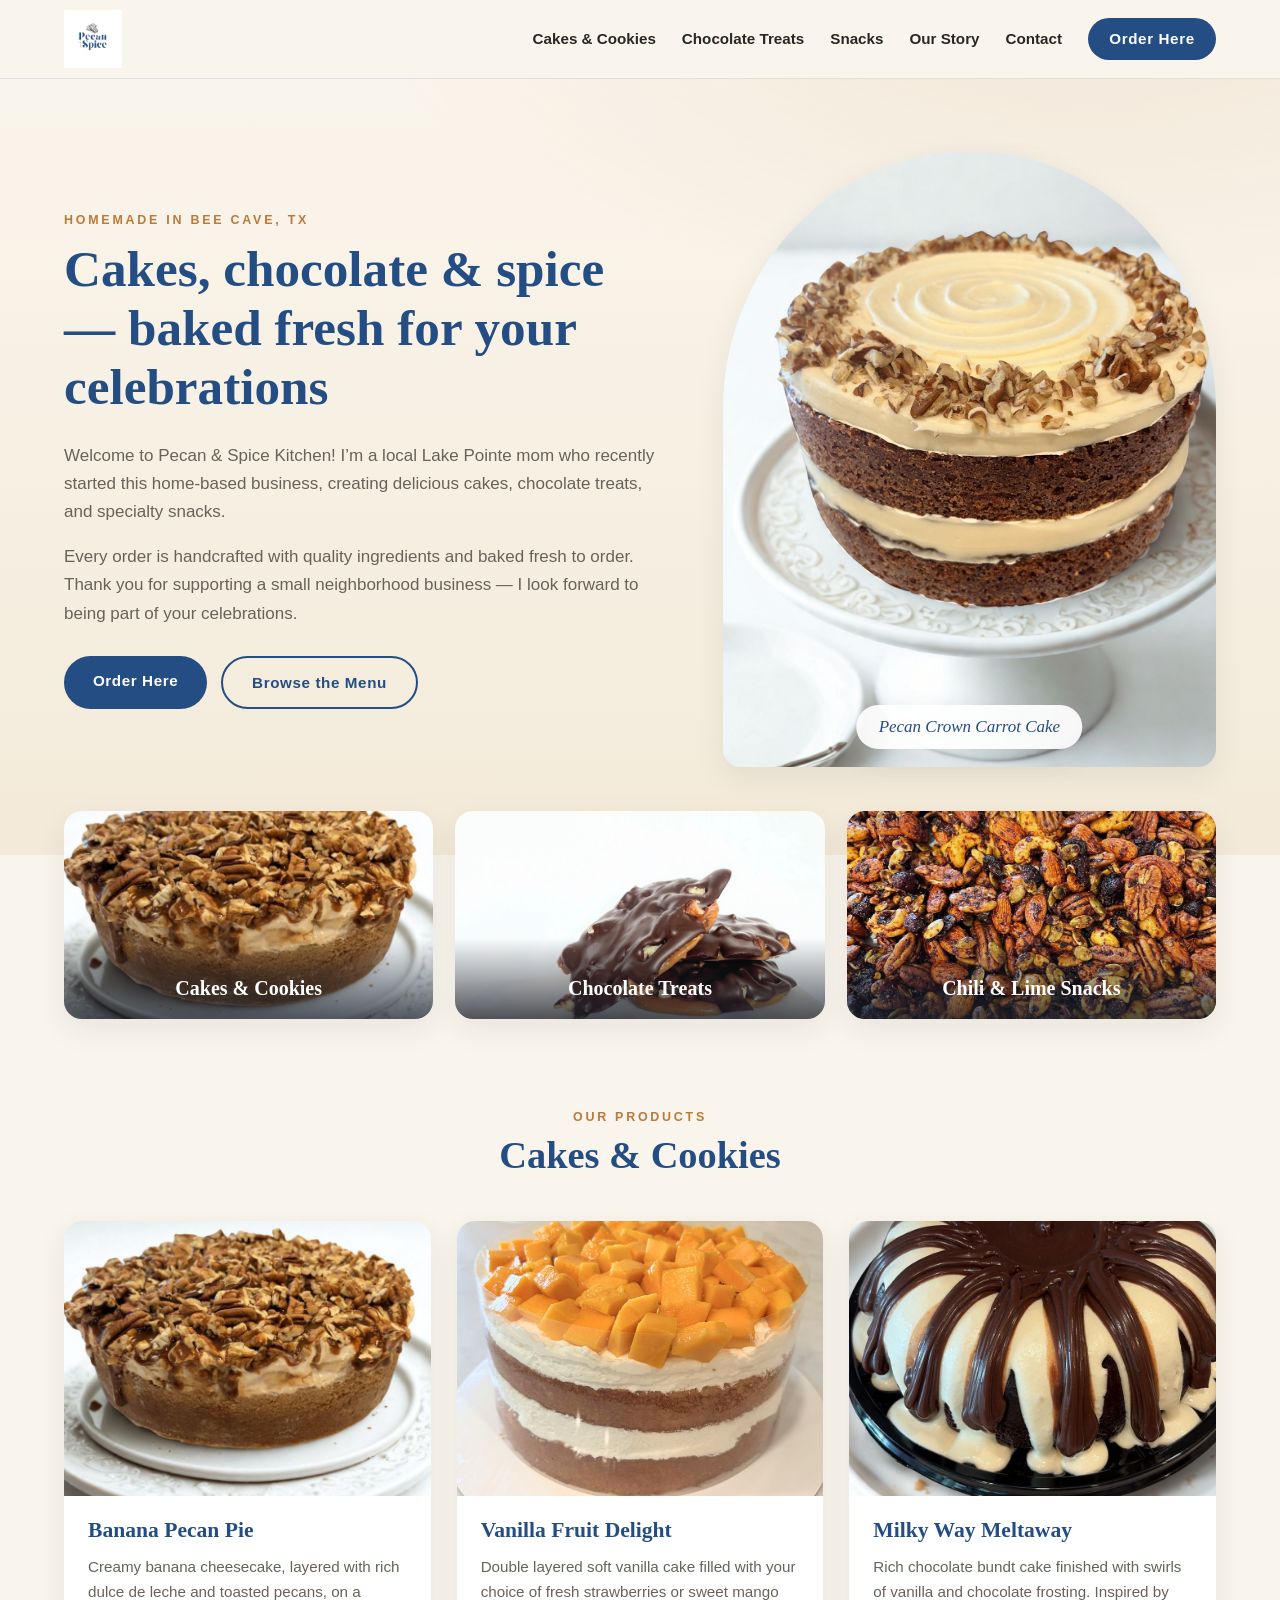
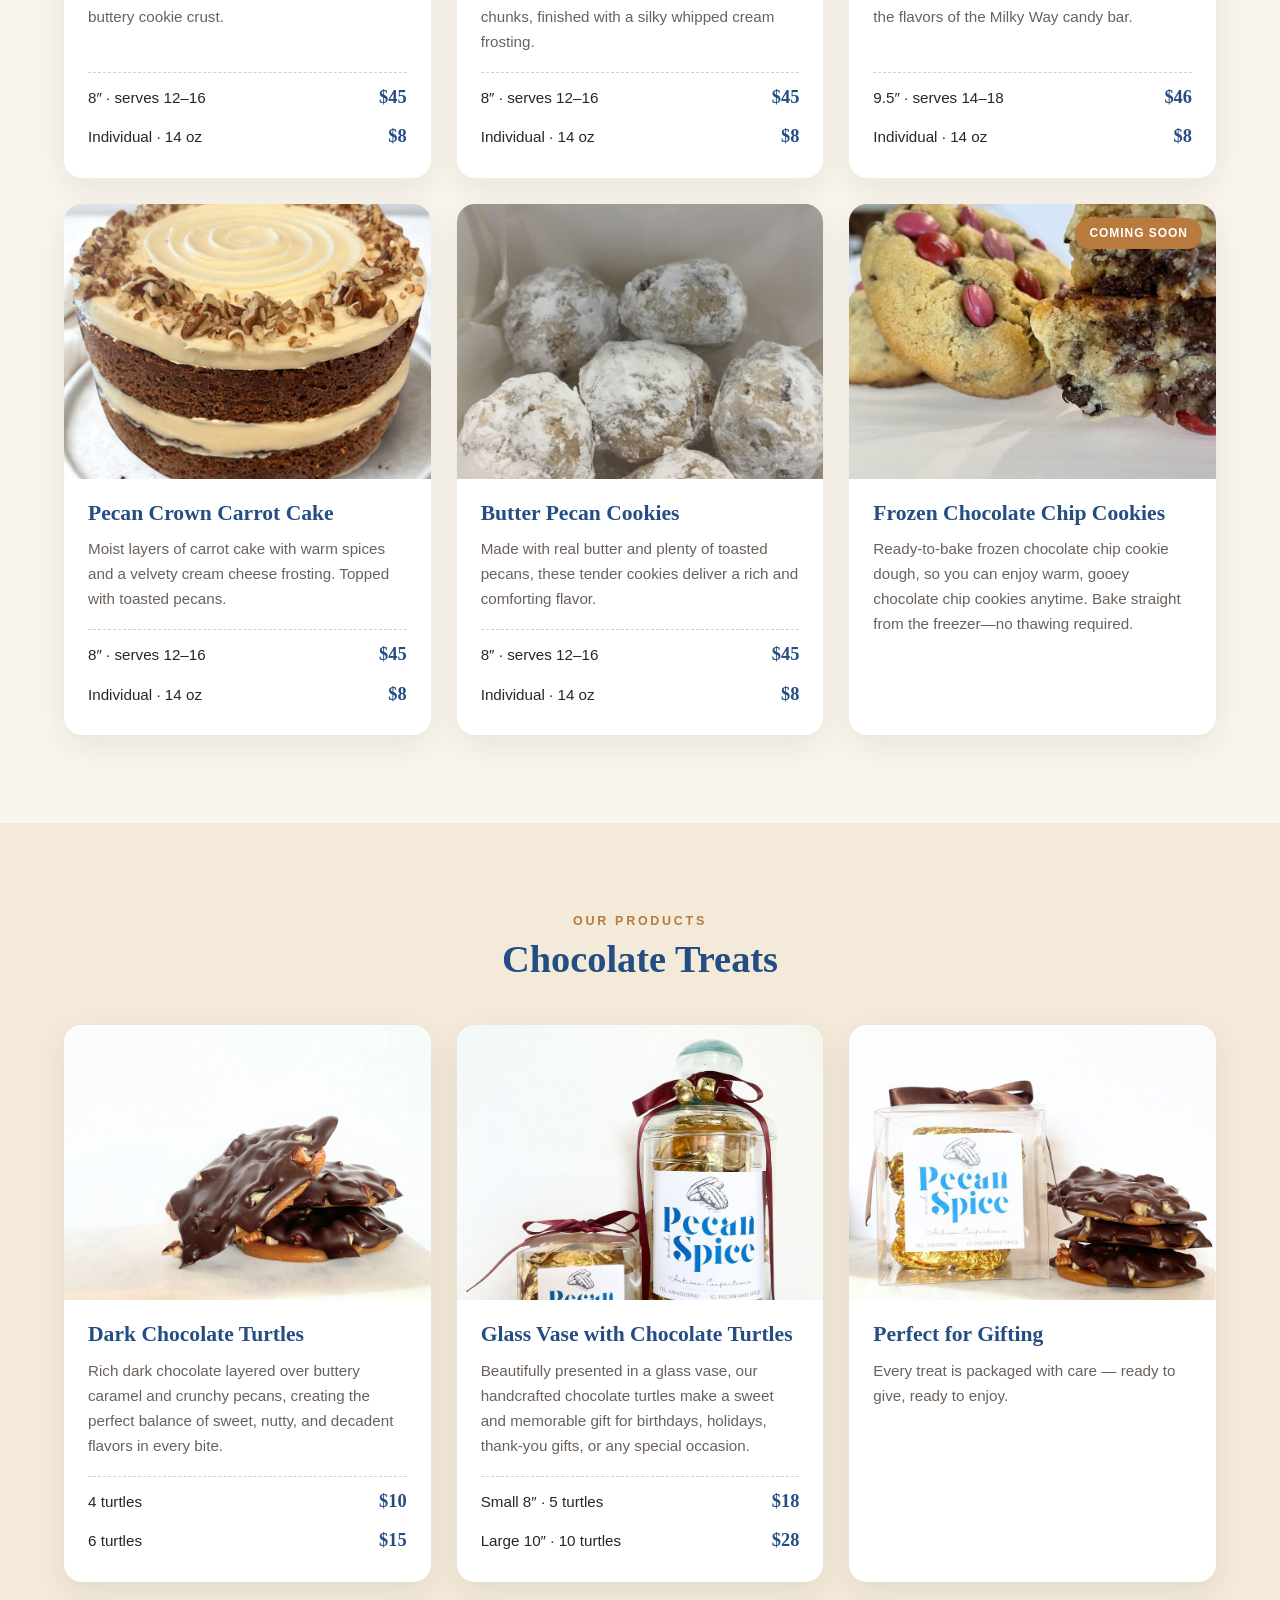
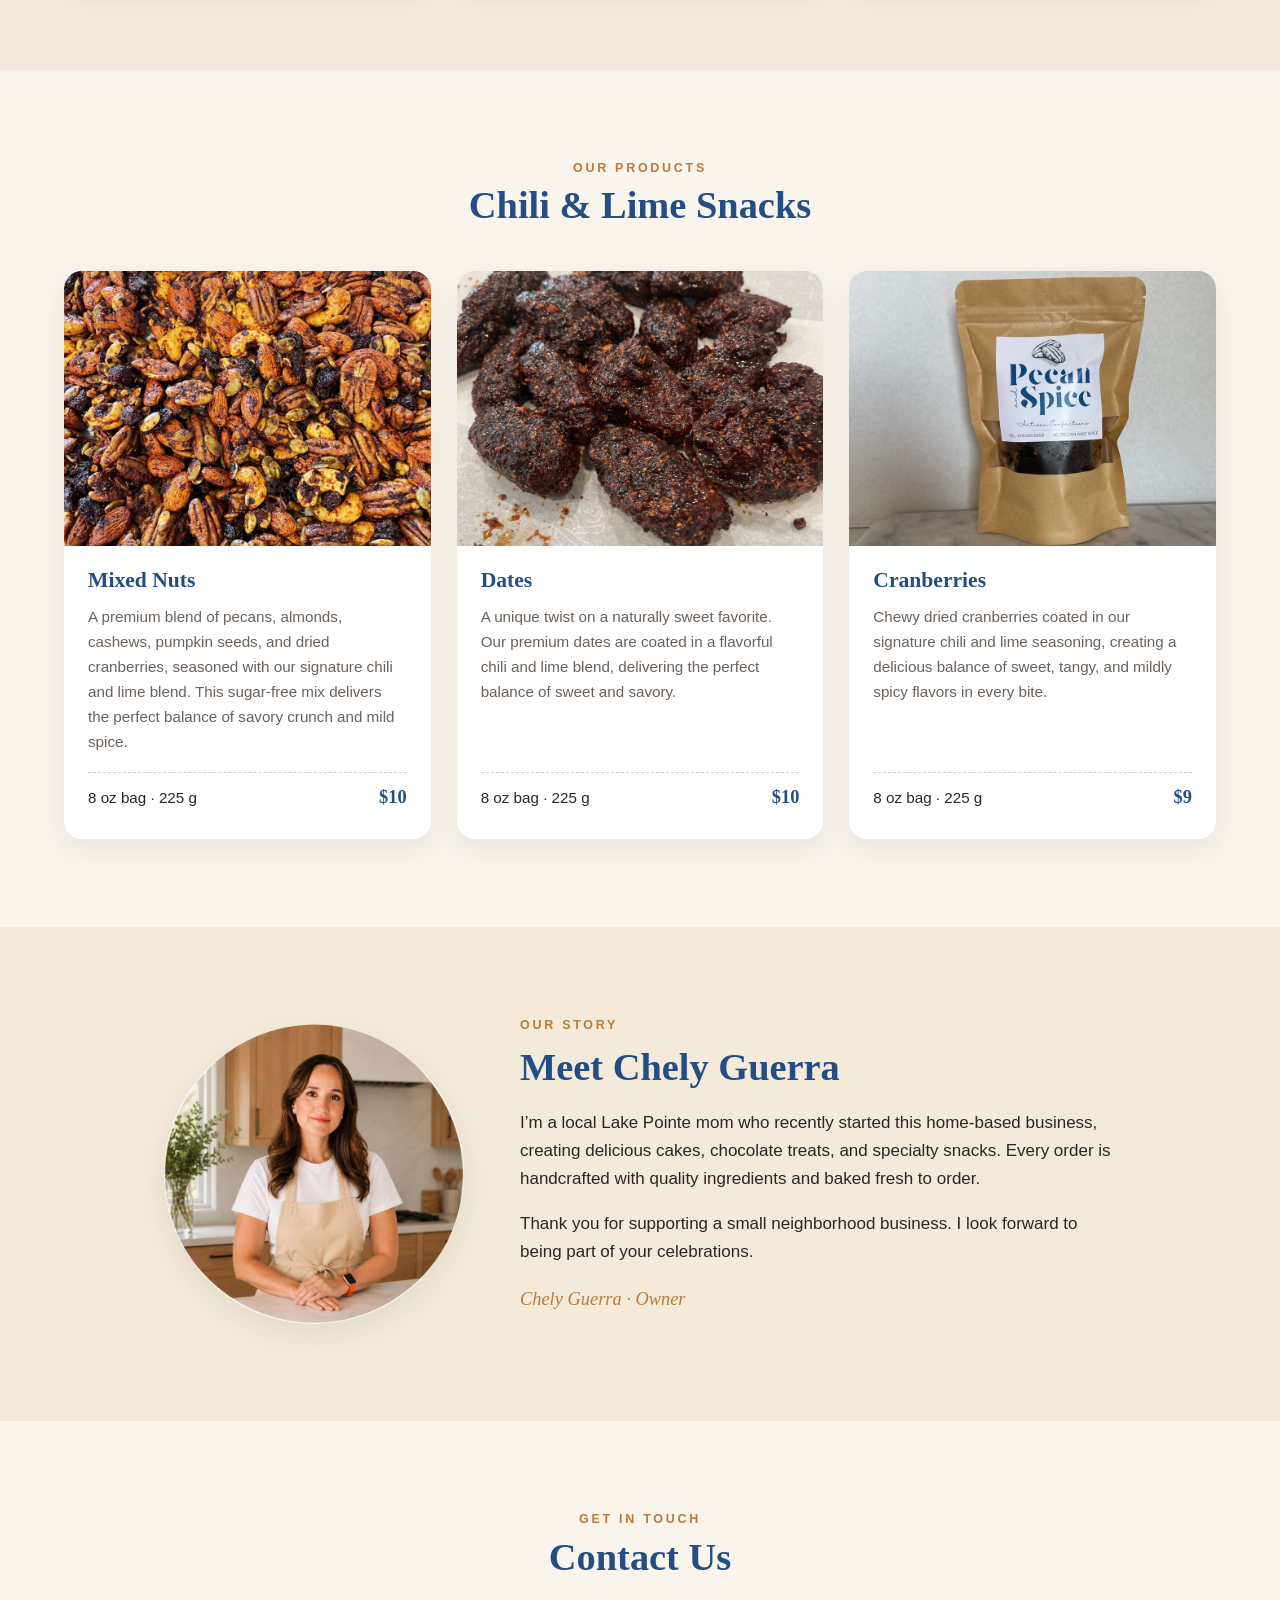
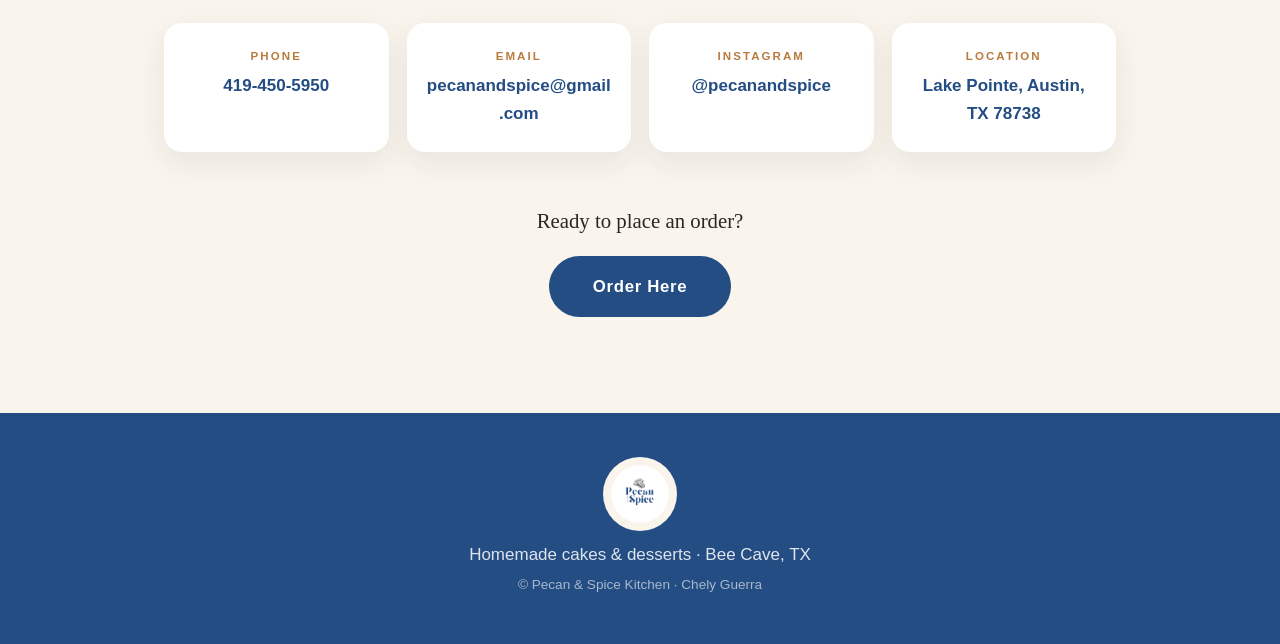
<file: web/pecan-and-spice/index.html>
<!DOCTYPE html>
<html lang="en">
<head>
<meta charset="UTF-8">
<meta name="viewport" content="width=device-width, initial-scale=1">
<title>Pecan &amp; Spice | Homemade Cakes &amp; Desserts in Bee Cave, TX</title>
<meta name="description" content="Pecan & Spice Kitchen — homemade cakes, chocolate treats, and chili & lime snacks, handcrafted in Bee Cave, TX. Every order baked fresh to order.">
<link rel="icon" href="icon.svg" type="image/svg+xml">
<link rel="stylesheet" href="style.css">
</head>
<body>

<header class="site-header" id="top">
  <nav class="nav">
    <a class="brand" href="#top">
      <img src="img/logo.png" alt="Pecan and Spice logo">
    </a>
    <button class="nav-toggle" aria-label="Open menu" aria-expanded="false">
      <span></span><span></span><span></span>
    </button>
    <ul class="nav-links">
      <li><a href="#cakes">Cakes &amp; Cookies</a></li>
      <li><a href="#treats">Chocolate Treats</a></li>
      <li><a href="#snacks">Snacks</a></li>
      <li><a href="#about">Our Story</a></li>
      <li><a href="#contact">Contact</a></li>
      <li><a class="btn btn-solid btn-nav" href="https://forms.gle/BAVZsufsRJzxTSxf8" target="_blank" rel="noopener">Order Here</a></li>
    </ul>
  </nav>
</header>

<main>

  <!-- Hero -->
  <section class="hero">
    <div class="hero-inner">
      <div class="hero-copy reveal">
        <p class="eyebrow">Homemade in Bee Cave, TX</p>
        <h1>Cakes, chocolate &amp; spice — baked fresh for your celebrations</h1>
        <p class="lead">Welcome to Pecan &amp; Spice Kitchen! I&rsquo;m a local Lake Pointe mom who recently
        started this home-based business, creating delicious cakes, chocolate treats, and specialty snacks.</p>
        <p class="lead">Every order is handcrafted with quality ingredients and baked fresh to order.
        Thank you for supporting a small neighborhood business — I look forward to being part of your
        celebrations.</p>
        <div class="hero-actions">
          <a class="btn btn-solid" href="https://forms.gle/BAVZsufsRJzxTSxf8" target="_blank" rel="noopener">Order Here</a>
          <a class="btn btn-ghost" href="#cakes">Browse the Menu</a>
        </div>
      </div>
      <figure class="hero-photo reveal">
        <img src="img/hero-carrot-cake.jpg" alt="Pecan Crown Carrot Cake on a cake stand">
        <figcaption>Pecan Crown Carrot Cake</figcaption>
      </figure>
    </div>
  </section>

  <!-- Category strip -->
  <section class="categories">
    <a class="cat-card reveal" href="#cakes">
      <img src="img/banana-pecan-pie.jpg" alt="">
      <span>Cakes &amp; Cookies</span>
    </a>
    <a class="cat-card reveal" href="#treats">
      <img src="img/dark-chocolate-turtles.jpg" alt="">
      <span>Chocolate Treats</span>
    </a>
    <a class="cat-card reveal" href="#snacks">
      <img src="img/mixed-nuts.jpg" alt="">
      <span>Chili &amp; Lime Snacks</span>
    </a>
  </section>

  <!-- Cakes & Cookies -->
  <section class="menu-section" id="cakes">
    <div class="section-head reveal">
      <p class="eyebrow">Our Products</p>
      <h2>Cakes &amp; Cookies</h2>
    </div>
    <div class="product-grid">

      <article class="product reveal">
        <div class="product-photo"><img src="img/banana-pecan-pie.jpg" alt="Banana Pecan Pie"></div>
        <div class="product-body">
          <h3>Banana Pecan Pie</h3>
          <p>Creamy banana cheesecake, layered with rich dulce de leche and toasted pecans, on a buttery cookie crust.</p>
          <ul class="price-list">
            <li><span>8&Prime; &middot; serves 12&ndash;16</span><span class="price">$45</span></li>
            <li><span>Individual &middot; 14 oz</span><span class="price">$8</span></li>
          </ul>
        </div>
      </article>

      <article class="product reveal">
        <div class="product-photo"><img src="img/vanilla-fruit-delight.jpg" alt="Vanilla Fruit Delight"></div>
        <div class="product-body">
          <h3>Vanilla Fruit Delight</h3>
          <p>Double layered soft vanilla cake filled with your choice of fresh strawberries or sweet mango chunks, finished with a silky whipped cream frosting.</p>
          <ul class="price-list">
            <li><span>8&Prime; &middot; serves 12&ndash;16</span><span class="price">$45</span></li>
            <li><span>Individual &middot; 14 oz</span><span class="price">$8</span></li>
          </ul>
        </div>
      </article>

      <article class="product reveal">
        <div class="product-photo"><img src="img/milky-way-meltaway.jpg" alt="Milky Way Meltaway"></div>
        <div class="product-body">
          <h3>Milky Way Meltaway</h3>
          <p>Rich chocolate bundt cake finished with swirls of vanilla and chocolate frosting. Inspired by the flavors of the Milky Way candy bar.</p>
          <ul class="price-list">
            <li><span>9.5&Prime; &middot; serves 14&ndash;18</span><span class="price">$46</span></li>
            <li><span>Individual &middot; 14 oz</span><span class="price">$8</span></li>
          </ul>
        </div>
      </article>

      <article class="product reveal">
        <div class="product-photo"><img src="img/pecan-crown-carrot-cake.jpg" alt="Pecan Crown Carrot Cake"></div>
        <div class="product-body">
          <h3>Pecan Crown Carrot Cake</h3>
          <p>Moist layers of carrot cake with warm spices and a velvety cream cheese frosting. Topped with toasted pecans.</p>
          <ul class="price-list">
            <li><span>8&Prime; &middot; serves 12&ndash;16</span><span class="price">$45</span></li>
            <li><span>Individual &middot; 14 oz</span><span class="price">$8</span></li>
          </ul>
        </div>
      </article>

      <article class="product reveal">
        <div class="product-photo"><img src="img/butter-pecan-cookies.jpg" alt="Butter Pecan Cookies"></div>
        <div class="product-body">
          <h3>Butter Pecan Cookies</h3>
          <p>Made with real butter and plenty of toasted pecans, these tender cookies deliver a rich and comforting flavor.</p>
          <ul class="price-list">
            <li><span>8&Prime; &middot; serves 12&ndash;16</span><span class="price">$45</span></li>
            <li><span>Individual &middot; 14 oz</span><span class="price">$8</span></li>
          </ul>
        </div>
      </article>

      <article class="product reveal coming-soon">
        <div class="product-photo">
          <img src="img/frozen-chocolate-chip-cookies.jpg" alt="Frozen Chocolate Chip Cookies">
          <span class="badge">Coming Soon</span>
        </div>
        <div class="product-body">
          <h3>Frozen Chocolate Chip Cookies</h3>
          <p>Ready-to-bake frozen chocolate chip cookie dough, so you can enjoy warm, gooey chocolate chip cookies anytime. Bake straight from the freezer&mdash;no thawing required.</p>
        </div>
      </article>

    </div>
  </section>

  <!-- Chocolate Treats -->
  <section class="menu-section alt" id="treats">
    <div class="section-head reveal">
      <p class="eyebrow">Our Products</p>
      <h2>Chocolate Treats</h2>
    </div>
    <div class="product-grid wide">

      <article class="product reveal">
        <div class="product-photo"><img src="img/dark-chocolate-turtles.jpg" alt="Dark Chocolate Turtles"></div>
        <div class="product-body">
          <h3>Dark Chocolate Turtles</h3>
          <p>Rich dark chocolate layered over buttery caramel and crunchy pecans, creating the perfect balance of sweet, nutty, and decadent flavors in every bite.</p>
          <ul class="price-list">
            <li><span>4 turtles</span><span class="price">$10</span></li>
            <li><span>6 turtles</span><span class="price">$15</span></li>
          </ul>
        </div>
      </article>

      <article class="product reveal">
        <div class="product-photo"><img src="img/glass-vase-turtles.jpg" alt="Glass vase filled with chocolate turtles"></div>
        <div class="product-body">
          <h3>Glass Vase with Chocolate Turtles</h3>
          <p>Beautifully presented in a glass vase, our handcrafted chocolate turtles make a sweet and memorable gift for birthdays, holidays, thank-you gifts, or any special occasion.</p>
          <ul class="price-list">
            <li><span>Small 8&Prime; &middot; 5 turtles</span><span class="price">$18</span></li>
            <li><span>Large 10&Prime; &middot; 10 turtles</span><span class="price">$28</span></li>
          </ul>
        </div>
      </article>

      <article class="product reveal photo-only">
        <div class="product-photo tall"><img src="img/gift-box-turtles.jpg" alt="Gift box of chocolate turtles"></div>
        <div class="product-body">
          <h3>Perfect for Gifting</h3>
          <p>Every treat is packaged with care &mdash; ready to give, ready to enjoy.</p>
        </div>
      </article>

    </div>
  </section>

  <!-- Snacks -->
  <section class="menu-section" id="snacks">
    <div class="section-head reveal">
      <p class="eyebrow">Our Products</p>
      <h2>Chili &amp; Lime Snacks</h2>
    </div>
    <div class="product-grid wide">

      <article class="product reveal">
        <div class="product-photo"><img src="img/mixed-nuts.jpg" alt="Chili and lime mixed nuts"></div>
        <div class="product-body">
          <h3>Mixed Nuts</h3>
          <p>A premium blend of pecans, almonds, cashews, pumpkin seeds, and dried cranberries, seasoned with our signature chili and lime blend. This sugar-free mix delivers the perfect balance of savory crunch and mild spice.</p>
          <ul class="price-list">
            <li><span>8 oz bag &middot; 225 g</span><span class="price">$10</span></li>
          </ul>
        </div>
      </article>

      <article class="product reveal">
        <div class="product-photo"><img src="img/dates.jpg" alt="Chili and lime dates"></div>
        <div class="product-body">
          <h3>Dates</h3>
          <p>A unique twist on a naturally sweet favorite. Our premium dates are coated in a flavorful chili and lime blend, delivering the perfect balance of sweet and savory.</p>
          <ul class="price-list">
            <li><span>8 oz bag &middot; 225 g</span><span class="price">$10</span></li>
          </ul>
        </div>
      </article>

      <article class="product reveal">
        <div class="product-photo"><img src="img/snack-bag.jpg" alt="Pecan and Spice snack bag"></div>
        <div class="product-body">
          <h3>Cranberries</h3>
          <p>Chewy dried cranberries coated in our signature chili and lime seasoning, creating a delicious balance of sweet, tangy, and mildly spicy flavors in every bite.</p>
          <ul class="price-list">
            <li><span>8 oz bag &middot; 225 g</span><span class="price">$9</span></li>
          </ul>
        </div>
      </article>

    </div>
  </section>

  <!-- About -->
  <section class="about alt" id="about">
    <div class="about-inner">
      <img class="about-photo reveal" src="img/owner.jpg" alt="Chely Guerra, owner of Pecan and Spice">
      <div class="about-copy reveal">
        <p class="eyebrow">Our Story</p>
        <h2>Meet Chely Guerra</h2>
        <p>I&rsquo;m a local Lake Pointe mom who recently started this home-based business, creating
        delicious cakes, chocolate treats, and specialty snacks. Every order is handcrafted with quality
        ingredients and baked fresh to order.</p>
        <p>Thank you for supporting a small neighborhood business. I look forward to being part of your
        celebrations.</p>
        <p class="signature">Chely Guerra &middot; Owner</p>
      </div>
    </div>
  </section>

  <!-- Contact -->
  <section class="contact" id="contact">
    <div class="section-head reveal">
      <p class="eyebrow">Get in Touch</p>
      <h2>Contact Us</h2>
    </div>
    <div class="contact-grid reveal">
      <a class="contact-card" href="tel:+14194505950">
        <span class="contact-label">Phone</span>
        <span class="contact-value">419-450-5950</span>
      </a>
      <a class="contact-card" href="mailto:pecanandspice@gmail.com">
        <span class="contact-label">Email</span>
        <span class="contact-value">pecanandspice@gmail.com</span>
      </a>
      <a class="contact-card" href="https://www.instagram.com/pecanandspice/" target="_blank" rel="noopener">
        <span class="contact-label">Instagram</span>
        <span class="contact-value">@pecanandspice</span>
      </a>
      <div class="contact-card">
        <span class="contact-label">Location</span>
        <span class="contact-value">Lake Pointe, Austin, TX 78738</span>
      </div>
    </div>
    <div class="contact-cta reveal">
      <p>Ready to place an order?</p>
      <a class="btn btn-solid btn-lg" href="https://forms.gle/BAVZsufsRJzxTSxf8" target="_blank" rel="noopener">Order Here</a>
    </div>
  </section>

</main>

<footer class="site-footer">
  <img src="img/logo.png" alt="Pecan and Spice" class="footer-logo">
  <p>Homemade cakes &amp; desserts &middot; Bee Cave, TX</p>
  <p class="footer-fine">&copy; Pecan &amp; Spice Kitchen &middot; Chely Guerra</p>
</footer>

<script src="app.js"></script>
</body>
</html>
</file>
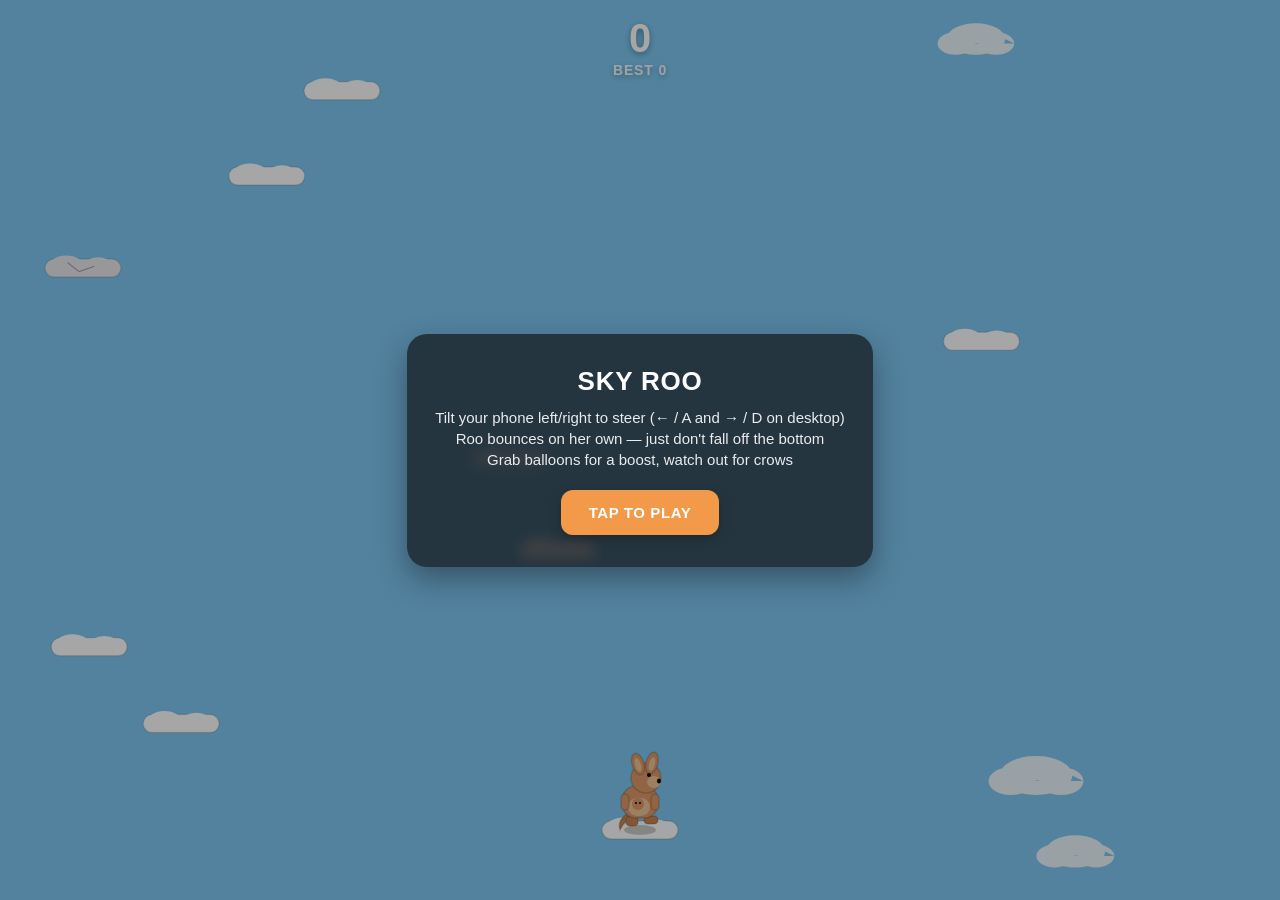
<file: web/sky-roo/index.html>
<!DOCTYPE html>
<html lang="en">
<head>
<meta charset="UTF-8">
<meta name="viewport" content="width=device-width, initial-scale=1, maximum-scale=1, user-scalable=no, viewport-fit=cover">
<title>Sky Roo</title>
<meta name="apple-mobile-web-app-capable" content="yes">
<meta name="apple-mobile-web-app-status-bar-style" content="black-translucent">
<meta name="apple-mobile-web-app-title" content="Sky Roo">
<meta name="theme-color" content="#7ec8f2">
<link rel="apple-touch-icon" href="icon.svg">
<link rel="icon" href="icon.svg">
<link rel="manifest" href="manifest.json">
<link rel="stylesheet" href="style.css">
</head>
<body>
<div id="app">
  <canvas id="game"></canvas>

  <div id="hud">
    <div id="score">0</div>
    <div id="best">BEST 0</div>
  </div>

  <div id="ready-overlay" class="overlay">
    <div class="panel">
      <h1>SKY ROO</h1>
      <p>Tilt your phone left/right to steer (← / A and → / D on desktop)</p>
      <p>Roo bounces on her own — just don't fall off the bottom</p>
      <p>Grab balloons for a boost, watch out for crows</p>
      <button id="start-btn" class="btn">TAP TO PLAY</button>
    </div>
  </div>

  <div id="gameover-overlay" class="overlay hidden">
    <div class="panel">
      <h1>GAME OVER</h1>
      <p id="final-score">Score: 0</p>
      <p id="final-best">Best: 0</p>
      <button id="restart-btn" class="btn">TAP TO RESTART</button>
    </div>
  </div>

  <div id="rotate-overlay">
    <div class="rotate-icon">📱</div>
    <p>Rotate your device to play — Sky Roo is a portrait game.</p>
  </div>
</div>

<script src="game.js"></script>
</body>
</html>
</file>
<file: web/1v1-soccer/style.css>
* {
  box-sizing: border-box;
  -webkit-tap-highlight-color: transparent;
  user-select: none;
  -webkit-user-select: none;
}

html, body {
  margin: 0;
  padding: 0;
  width: 100%;
  height: 100%;
  overflow: hidden;
  background: #0e2916;
  font-family: -apple-system, BlinkMacSystemFont, "Segoe UI", Roboto, sans-serif;
  touch-action: none;
}

#app {
  position: fixed;
  inset: 0;
}

#game {
  position: absolute;
  inset: 0;
  display: block;
  width: 100%;
  height: 100%;
}

#hud {
  position: absolute;
  top: max(14px, env(safe-area-inset-top));
  left: 0;
  right: 0;
  display: flex;
  flex-direction: column;
  align-items: center;
  gap: 2px;
  pointer-events: none;
  color: #fff;
  text-shadow: 0 2px 6px rgba(0, 0, 0, 0.45);
}

#timer {
  font-size: 15px;
  font-weight: 700;
  letter-spacing: 0.08em;
  opacity: 0.85;
}

#score {
  font-size: 34px;
  font-weight: 800;
  line-height: 1.1;
  display: flex;
  gap: 10px;
}

#score .dash {
  opacity: 0.6;
}

#score-left { color: #5cc7ff; }
#score-right { color: #ff6b6b; }

.overlay {
  position: absolute;
  inset: 0;
  display: flex;
  align-items: center;
  justify-content: center;
  background: rgba(0, 0, 0, 0.4);
  transition: opacity 0.2s ease;
}

.overlay.hidden {
  display: none;
}

.panel {
  background: rgba(16, 22, 18, 0.78);
  backdrop-filter: blur(6px);
  border-radius: 20px;
  padding: 24px 22px;
  text-align: center;
  color: #fff;
  min-width: 260px;
  max-width: 92vw;
  max-height: 88vh;
  overflow-y: auto;
  box-shadow: 0 12px 30px rgba(0, 0, 0, 0.35);
}

.panel h1 {
  margin: 0 0 10px;
  font-size: 26px;
  letter-spacing: 0.03em;
}

.panel p {
  margin: 4px 0;
  font-size: 14px;
  opacity: 0.85;
}

.mode-buttons {
  display: flex;
  gap: 10px;
  justify-content: center;
  margin-top: 16px;
}

.btn {
  border: none;
  border-radius: 12px;
  padding: 14px 22px;
  font-size: 14px;
  font-weight: 700;
  letter-spacing: 0.03em;
  color: #fff;
  background: #2e9e52;
  box-shadow: 0 4px 12px rgba(0, 0, 0, 0.25);
}

.btn-medium {
  background: #d98e2b;
}

.btn-hard {
  background: #c94444;
}

.btn-ghost {
  background: rgba(255, 255, 255, 0.16);
}

.btn:active {
  transform: scale(0.96);
}

.controls-help {
  margin-top: 18px;
  font-size: 12px;
  opacity: 0.75;
  display: flex;
  flex-direction: column;
  gap: 4px;
}

.roster {
  display: flex;
  flex-wrap: wrap;
  gap: 8px;
  justify-content: center;
  margin: 14px 0 6px;
  max-width: 460px;
}

.char-card {
  width: 96px;
  padding: 8px 4px 6px;
  border-radius: 12px;
  background: rgba(255, 255, 255, 0.07);
  border: 2px solid transparent;
  cursor: pointer;
}

.char-card.selected {
  border-color: #2e9e52;
  background: rgba(46, 158, 82, 0.18);
}

.char-card.locked {
  opacity: 0.6;
  cursor: default;
}

.char-portrait {
  display: block;
  width: 48px;
  height: 48px;
  margin: 0 auto;
}

.char-name {
  font-size: 11px;
  font-weight: 800;
  letter-spacing: 0.04em;
  margin-top: 2px;
}

.char-sub {
  font-size: 9px;
  line-height: 1.25;
  opacity: 0.75;
  min-height: 23px;
  margin-top: 2px;
}

.stats-line {
  font-size: 12px;
  opacity: 0.8;
  margin-bottom: 8px;
  white-space: pre;
}

.unlock-note {
  color: #ffd23f;
  font-weight: 700;
}

.banner {
  position: absolute;
  top: 38%;
  left: 0;
  right: 0;
  text-align: center;
  font-size: 52px;
  font-weight: 900;
  color: #ffd23f;
  text-shadow: 0 4px 14px rgba(0, 0, 0, 0.5);
  letter-spacing: 0.05em;
  pointer-events: none;
  transition: opacity 0.15s ease, transform 0.15s ease;
}

.banner.hidden {
  opacity: 0;
  transform: scale(0.85);
}

.touch-controls {
  position: absolute;
  left: 0;
  right: 0;
  bottom: max(12px, env(safe-area-inset-bottom));
  display: flex;
  justify-content: space-between;
  padding: 0 14px;
  pointer-events: none;
}

.pad {
  display: flex;
  align-items: flex-end;
  gap: 12px;
  pointer-events: auto;
}

.pad-right {
  flex-direction: column;
  align-items: stretch;
}

.pad-btn {
  border: none;
  color: #fff;
  font-weight: 700;
  backdrop-filter: blur(3px);
  display: flex;
  flex-direction: column;
  align-items: center;
  justify-content: center;
  gap: 2px;
}

.pad-btn:active {
  background: rgba(255, 255, 255, 0.32);
}

.move-btn {
  width: 60px;
  height: 60px;
  border-radius: 16px;
  background: rgba(255, 255, 255, 0.18);
  font-size: 24px;
}

.jump-btn {
  width: 88px;
  height: 48px;
  border-radius: 14px;
  background: rgba(255, 255, 255, 0.18);
  font-size: 16px;
}

.jump-btn span, .kick-btn span {
  font-size: 10px;
  letter-spacing: 0.05em;
  opacity: 0.85;
}

.kick-btn {
  width: 88px;
  height: 68px;
  border-radius: 16px;
  font-size: 22px;
  background: rgba(255, 90, 90, 0.35);
}

.kick-btn:active {
  background: rgba(255, 90, 90, 0.55);
}

.hidden {
  display: none !important;
}

@media (hover: hover) and (pointer: fine) {
  .touch-controls { display: none; }
}

/* A phone turned portrait: this is a landscape game, and web pages can't
   lock orientation the way a native app can, so block input with an
   explanation instead of rendering a squeezed pitch. */
#rotate-overlay {
  display: none;
  position: fixed;
  inset: 0;
  z-index: 1000;
  flex-direction: column;
  align-items: center;
  justify-content: center;
  gap: 16px;
  background: #0e2916;
  color: #fff;
  text-align: center;
  padding: 0 40px;
}

#rotate-overlay p {
  margin: 0;
  max-width: 32ch;
  font-size: 16px;
  opacity: 0.85;
}

.rotate-icon {
  font-size: 48px;
  animation: rotate-hint 1.6s ease-in-out infinite;
}

@keyframes rotate-hint {
  0%, 100% { transform: rotate(0deg); }
  50% { transform: rotate(90deg); }
}

@media (prefers-reduced-motion: reduce) {
  .rotate-icon { animation: none; transform: rotate(90deg); }
}

@media (orientation: portrait) and (max-width: 600px) {
  #rotate-overlay { display: flex; }
}
</file>
<file: web/crossy-road/style.css>
* {
  box-sizing: border-box;
  -webkit-tap-highlight-color: transparent;
  user-select: none;
  -webkit-user-select: none;
}

html, body {
  margin: 0;
  padding: 0;
  width: 100%;
  height: 100%;
  overflow: hidden;
  background: #8cc7f2;
  font-family: -apple-system, BlinkMacSystemFont, "Segoe UI", Roboto, sans-serif;
  touch-action: none;
}

#app {
  position: fixed;
  inset: 0;
}

#game {
  position: absolute;
  inset: 0;
  display: block;
  width: 100%;
  height: 100%;
}

#hud {
  position: absolute;
  top: max(16px, env(safe-area-inset-top));
  left: 0;
  right: 0;
  text-align: center;
  pointer-events: none;
  color: #fff;
  text-shadow: 0 2px 6px rgba(0, 0, 0, 0.35);
}

#score {
  font-size: 40px;
  font-weight: 800;
  line-height: 1.1;
}

#best {
  font-size: 14px;
  font-weight: 600;
  letter-spacing: 0.06em;
  opacity: 0.9;
  margin-top: 2px;
}

.overlay {
  position: absolute;
  inset: 0;
  display: flex;
  align-items: center;
  justify-content: center;
  background: rgba(0, 0, 0, 0.35);
  transition: opacity 0.2s ease;
}

.overlay.hidden {
  display: none;
}

.panel {
  background: rgba(20, 24, 28, 0.72);
  backdrop-filter: blur(6px);
  border-radius: 20px;
  padding: 32px 28px;
  text-align: center;
  color: #fff;
  min-width: 240px;
  max-width: 82vw;
  box-shadow: 0 12px 30px rgba(0, 0, 0, 0.35);
}

.panel h1 {
  margin: 0 0 12px;
  font-size: 26px;
  letter-spacing: 0.03em;
}

.panel p {
  margin: 4px 0;
  font-size: 15px;
  opacity: 0.9;
}

.btn {
  margin-top: 18px;
  border: none;
  border-radius: 12px;
  padding: 14px 28px;
  font-size: 15px;
  font-weight: 700;
  letter-spacing: 0.04em;
  color: #fff;
  background: #4cad59;
  box-shadow: 0 4px 12px rgba(0, 0, 0, 0.25);
}

.btn:active {
  transform: scale(0.96);
}

/* A phone (not a tablet/desktop) turned sideways: web pages can't lock
   orientation the way a native app can, so this covers the game and blocks
   input until it's rotated back, rather than rendering a badly cramped
   view with no explanation. */
#rotate-overlay {
  display: none;
  position: fixed;
  inset: 0;
  z-index: 1000;
  flex-direction: column;
  align-items: center;
  justify-content: center;
  gap: 16px;
  background: #14181c;
  color: #fff;
  text-align: center;
  padding: 0 40px;
}

#rotate-overlay p {
  margin: 0;
  max-width: 32ch;
  font-size: 16px;
  opacity: 0.85;
}

.rotate-icon {
  font-size: 48px;
  animation: rotate-hint 1.6s ease-in-out infinite;
}

@keyframes rotate-hint {
  0%, 100% { transform: rotate(0deg); }
  50% { transform: rotate(-90deg); }
}

@media (prefers-reduced-motion: reduce) {
  .rotate-icon { animation: none; transform: rotate(-90deg); }
}

@media (orientation: landscape) and (max-height: 500px) {
  #rotate-overlay { display: flex; }
}
</file>
<file: web/head-strikers/style.css>
* {
  box-sizing: border-box;
  -webkit-tap-highlight-color: transparent;
  user-select: none;
  -webkit-user-select: none;
}

html, body {
  margin: 0;
  padding: 0;
  width: 100%;
  height: 100%;
  overflow: hidden;
  background: #0e2916;
  font-family: -apple-system, BlinkMacSystemFont, "Segoe UI", Roboto, sans-serif;
  touch-action: none;
}

#app {
  position: fixed;
  inset: 0;
}

#game {
  position: absolute;
  inset: 0;
  display: block;
  width: 100%;
  height: 100%;
}

#hud {
  position: absolute;
  top: max(14px, env(safe-area-inset-top));
  left: 0;
  right: 0;
  display: flex;
  flex-direction: column;
  align-items: center;
  gap: 2px;
  pointer-events: none;
  color: #fff;
  text-shadow: 0 2px 6px rgba(0, 0, 0, 0.45);
}

#timer {
  font-size: 15px;
  font-weight: 700;
  letter-spacing: 0.08em;
  opacity: 0.85;
}

#score {
  font-size: 34px;
  font-weight: 800;
  line-height: 1.1;
  display: flex;
  gap: 10px;
}

#score .dash {
  opacity: 0.6;
}

#score-left { color: #5cc7ff; }
#score-right { color: #ff6b6b; }

.overlay {
  position: absolute;
  inset: 0;
  display: flex;
  align-items: center;
  justify-content: center;
  background: rgba(0, 0, 0, 0.4);
  transition: opacity 0.2s ease;
}

.overlay.hidden {
  display: none;
}

.panel {
  background: rgba(16, 22, 18, 0.78);
  backdrop-filter: blur(6px);
  border-radius: 20px;
  padding: 28px 26px;
  text-align: center;
  color: #fff;
  min-width: 260px;
  max-width: 88vw;
  box-shadow: 0 12px 30px rgba(0, 0, 0, 0.35);
}

.panel h1 {
  margin: 0 0 10px;
  font-size: 26px;
  letter-spacing: 0.03em;
}

.panel p {
  margin: 4px 0;
  font-size: 14px;
  opacity: 0.85;
}

.mode-buttons {
  display: flex;
  gap: 10px;
  margin-top: 16px;
}

.btn {
  border: none;
  border-radius: 12px;
  padding: 14px 18px;
  font-size: 14px;
  font-weight: 700;
  letter-spacing: 0.03em;
  color: #fff;
  background: #2e9e52;
  box-shadow: 0 4px 12px rgba(0, 0, 0, 0.25);
  display: flex;
  flex-direction: column;
  gap: 2px;
}

.btn span {
  font-size: 11px;
  font-weight: 500;
  opacity: 0.8;
  letter-spacing: 0.02em;
}

.btn-alt {
  background: #2b6fce;
}

.btn:active {
  transform: scale(0.96);
}

.controls-help {
  margin-top: 18px;
  font-size: 12px;
  opacity: 0.75;
  display: flex;
  flex-direction: column;
  gap: 4px;
}

.banner {
  position: absolute;
  top: 38%;
  left: 0;
  right: 0;
  text-align: center;
  font-size: 52px;
  font-weight: 900;
  color: #ffd23f;
  text-shadow: 0 4px 14px rgba(0, 0, 0, 0.5);
  letter-spacing: 0.05em;
  pointer-events: none;
  transition: opacity 0.15s ease, transform 0.15s ease;
}

.banner.hidden {
  opacity: 0;
  transform: scale(0.85);
}

.touch-controls {
  position: absolute;
  left: 0;
  right: 0;
  bottom: max(12px, env(safe-area-inset-bottom));
  display: flex;
  justify-content: space-between;
  padding: 0 14px;
  pointer-events: none;
}

.pad {
  display: flex;
  flex-direction: column;
  align-items: center;
  gap: 8px;
  pointer-events: auto;
}

.pad-row {
  display: flex;
  gap: 8px;
}

.pad-btn {
  width: 52px;
  height: 52px;
  border-radius: 14px;
  border: none;
  background: rgba(255, 255, 255, 0.18);
  color: #fff;
  font-size: 20px;
  font-weight: 700;
  backdrop-filter: blur(3px);
}

.pad-btn:active {
  background: rgba(255, 255, 255, 0.32);
}

.kick-btn {
  width: 172px;
  font-size: 14px;
  letter-spacing: 0.05em;
  background: rgba(255, 90, 90, 0.35);
}

.kick-btn:active {
  background: rgba(255, 90, 90, 0.55);
}

.hidden {
  display: none !important;
}

@media (hover: hover) and (pointer: fine) {
  .touch-controls { display: none; }
}

/* A phone turned portrait: this is a landscape game, and web pages can't
   lock orientation the way a native app can, so block input with an
   explanation instead of rendering a squeezed pitch. */
#rotate-overlay {
  display: none;
  position: fixed;
  inset: 0;
  z-index: 1000;
  flex-direction: column;
  align-items: center;
  justify-content: center;
  gap: 16px;
  background: #0e2916;
  color: #fff;
  text-align: center;
  padding: 0 40px;
}

#rotate-overlay p {
  margin: 0;
  max-width: 32ch;
  font-size: 16px;
  opacity: 0.85;
}

.rotate-icon {
  font-size: 48px;
  animation: rotate-hint 1.6s ease-in-out infinite;
}

@keyframes rotate-hint {
  0%, 100% { transform: rotate(0deg); }
  50% { transform: rotate(90deg); }
}

@media (prefers-reduced-motion: reduce) {
  .rotate-icon { animation: none; transform: rotate(90deg); }
}

@media (orientation: portrait) and (max-width: 600px) {
  #rotate-overlay { display: flex; }
}
</file>
<file: web/impostor/style.css>
:root {
  --bg: #d9dbd4;
  --surface: #ecefe9;
  --surface-alt: #c8cbc1;
  --border: #b4b7ac;
  --text: #1a1c19;
  --text-muted: #5c6058;
  --accent: #9a5c1e;
  --accent-ink: #ffffff;
  --danger: #a3352b;
  --safe: #256b62;
  --shadow: 0 18px 40px -20px rgba(20, 22, 18, 0.45);
}

@media (prefers-color-scheme: dark) {
  :root {
    --bg: #0f1116;
    --surface: #191c23;
    --surface-alt: #22262f;
    --border: #33373f;
    --text: #eae7dd;
    --text-muted: #8b8f86;
    --accent: #e2a542;
    --accent-ink: #191305;
    --danger: #e5675a;
    --safe: #4fb3a4;
    --shadow: 0 24px 60px -24px rgba(0, 0, 0, 0.7);
  }
}
:root[data-theme="dark"] {
  --bg: #0f1116;
  --surface: #191c23;
  --surface-alt: #22262f;
  --border: #33373f;
  --text: #eae7dd;
  --text-muted: #8b8f86;
  --accent: #e2a542;
  --accent-ink: #191305;
  --danger: #e5675a;
  --safe: #4fb3a4;
  --shadow: 0 24px 60px -24px rgba(0, 0, 0, 0.7);
}
:root[data-theme="light"] {
  --bg: #d9dbd4;
  --surface: #ecefe9;
  --surface-alt: #c8cbc1;
  --border: #b4b7ac;
  --text: #1a1c19;
  --text-muted: #5c6058;
  --accent: #9a5c1e;
  --accent-ink: #ffffff;
  --danger: #a3352b;
  --safe: #256b62;
  --shadow: 0 18px 40px -20px rgba(20, 22, 18, 0.45);
}

* { box-sizing: border-box; }
html, body {
  margin: 0;
  min-height: 100%;
  background: var(--bg);
  color: var(--text);
  touch-action: manipulation;
}
body {
  font-family: Georgia, "Iowan Old Style", "Palatino Linotype", serif;
  display: flex;
  justify-content: center;
  padding: clamp(14px, 4vw, 40px);
  line-height: 1.5;
  -webkit-tap-highlight-color: transparent;
}
h1, h2, .stamp, .btn, .eyebrow, .chip, .stepper button, .player-tag {
  font-family: Impact, "Arial Narrow Bold", "Arial Black", sans-serif;
  font-weight: 400;
}
.mono {
  font-family: "SF Mono", "JetBrains Mono", ui-monospace, Menlo, Consolas, monospace;
  font-variant-numeric: tabular-nums;
}

/* film-grain overlay */
body::before {
  content: "";
  position: fixed;
  inset: 0;
  pointer-events: none;
  opacity: 0.05;
  mix-blend-mode: overlay;
  background-image: url("data:image/svg+xml;utf8,<svg xmlns='http://www.w3.org/2000/svg' width='120' height='120'><filter id='n'><feTurbulence type='fractalNoise' baseFrequency='0.9' numOctaves='2' stitchTiles='stitch'/></filter><rect width='100%25' height='100%25' filter='url(%23n)'/></svg>");
}

.device {
  position: relative;
  width: 100%;
  max-width: 440px;
  height: min(760px, 92vh);
  background: var(--surface);
  border: 1px solid var(--border);
  border-radius: 18px;
  box-shadow: var(--shadow);
  overflow: hidden;
  display: flex;
  flex-direction: column;
}

.link-btn {
  align-self: flex-start;
  appearance: none; border: none; background: none; cursor: pointer;
  padding: 0;
  font-family: Georgia, "Iowan Old Style", serif;
  font-size: 0.88rem;
  color: var(--accent);
  text-decoration: underline;
  text-underline-offset: 3px;
}
.link-btn:focus-visible { outline: 2px solid var(--accent); outline-offset: 2px; }

.help-overlay {
  position: absolute; inset: 0; z-index: 20;
  background: rgba(10, 10, 8, 0.6);
  display: flex; align-items: center; justify-content: center;
  padding: clamp(16px, 5vw, 28px);
}
.help-card {
  width: 100%; max-height: 100%; overflow-y: auto;
  border: 1px solid var(--border);
  border-radius: 16px; box-shadow: var(--shadow);
  padding: clamp(20px, 5vw, 28px);
  display: flex; flex-direction: column; gap: 12px;
  text-align: left;
  background:
    linear-gradient(var(--surface) 40%, rgba(0, 0, 0, 0)) 0 0,
    linear-gradient(rgba(0, 0, 0, 0), var(--surface) 60%) 0 100%,
    radial-gradient(farthest-side at 50% 0, rgba(0, 0, 0, 0.16), rgba(0, 0, 0, 0)) 0 0,
    radial-gradient(farthest-side at 50% 100%, rgba(0, 0, 0, 0.16), rgba(0, 0, 0, 0)) 0 100%;
  background-repeat: no-repeat;
  background-color: var(--surface);
  background-size: 100% 28px, 100% 28px, 100% 10px, 100% 10px;
  background-attachment: local, local, scroll, scroll;
}
.help-stage-title {
  margin: 0; font-size: 1.05rem; letter-spacing: 0.02em;
}

.statusbar {
  display: flex;
  align-items: center;
  justify-content: space-between;
  flex-shrink: 0;
  padding: 12px 18px;
  border-bottom: 1px solid var(--border);
  background: var(--surface-alt);
}
.statusbar .chan {
  font-family: "SF Mono", ui-monospace, Menlo, Consolas, monospace;
  font-size: 0.68rem;
  letter-spacing: 0.14em;
  color: var(--text-muted);
  text-transform: uppercase;
}
.dots { display: flex; gap: 5px; }
.dots span {
  width: 6px; height: 6px; border-radius: 50%;
  background: var(--border);
}
.dots span.done { background: var(--safe); }
.dots span.now { background: var(--accent); }

.setup-header {
  display: flex;
  align-items: center;
  justify-content: space-between;
  gap: 12px;
}
.lang-toggle {
  display: flex;
  flex-shrink: 0;
  border: 1px solid var(--border);
  border-radius: 999px;
  overflow: hidden;
}
.lang-btn {
  border: none;
  background: var(--surface);
  color: var(--text-muted);
  font-size: 0.62rem;
  letter-spacing: 0.08em;
  padding: 6px 10px;
  cursor: pointer;
}
.lang-btn.active {
  background: var(--accent);
  color: var(--accent-ink);
}
.lang-btn:focus-visible {
  outline: 2px solid var(--accent);
  outline-offset: -2px;
}

.screen {
  flex: 1;
  min-height: 0;
  padding: clamp(20px, 5vw, 34px);
  display: flex;
  flex-direction: column;
  gap: 20px;
  overflow-y: auto;
  background:
    linear-gradient(var(--surface) 40%, rgba(0, 0, 0, 0)) 0 0,
    linear-gradient(rgba(0, 0, 0, 0), var(--surface) 60%) 0 100%,
    radial-gradient(farthest-side at 50% 0, rgba(0, 0, 0, 0.16), rgba(0, 0, 0, 0)) 0 0,
    radial-gradient(farthest-side at 50% 100%, rgba(0, 0, 0, 0.16), rgba(0, 0, 0, 0)) 0 100%;
  background-repeat: no-repeat;
  background-color: var(--surface);
  background-size: 100% 28px, 100% 28px, 100% 10px, 100% 10px;
  background-attachment: local, local, scroll, scroll;
}
.screen.center { justify-content: center; align-items: center; text-align: center; }

.eyebrow {
  font-size: 0.72rem;
  letter-spacing: 0.22em;
  color: var(--accent);
  text-transform: uppercase;
}
h1 {
  margin: 0;
  font-size: clamp(2rem, 9vw, 2.7rem);
  letter-spacing: 0.03em;
  text-wrap: balance;
}
h2 {
  margin: 0;
  font-size: clamp(1.4rem, 6vw, 1.8rem);
  letter-spacing: 0.02em;
  text-wrap: balance;
}
p { margin: 0; color: var(--text-muted); }
.lede { color: var(--text); font-size: 1.02rem; }

/* setup screen */
.field { display: flex; flex-direction: column; gap: 10px; }
.field-label {
  font-size: 0.7rem; letter-spacing: 0.16em; text-transform: uppercase;
  color: var(--text-muted);
}
.stepper {
  display: flex; align-items: center; justify-content: space-between;
  background: var(--surface-alt); border: 1px solid var(--border);
  border-radius: 12px; padding: 6px;
}
.stepper button {
  width: 46px; height: 46px; border-radius: 9px; border: 1px solid var(--border);
  background: var(--surface); color: var(--text); font-size: 1.3rem; cursor: pointer;
}
.stepper button:active { background: var(--border); }
.stepper button:disabled { opacity: 0.35; cursor: not-allowed; }
.stepper button:disabled:active { background: var(--surface); }
.stepper output {
  font-family: "SF Mono", ui-monospace, monospace;
  font-size: 1.6rem; font-variant-numeric: tabular-nums;
}
.chips { display: flex; flex-wrap: wrap; gap: 8px; }
.chip {
  padding: 9px 14px; border-radius: 999px; border: 1px solid var(--border);
  background: var(--surface-alt); color: var(--text-muted);
  font-size: 0.72rem; letter-spacing: 0.08em; text-transform: uppercase;
  cursor: pointer;
}
.chip.active {
  background: var(--accent); color: var(--accent-ink); border-color: var(--accent);
}
.preview {
  font-family: "SF Mono", ui-monospace, monospace;
  font-size: 0.78rem; color: var(--text-muted);
  border-top: 1px dashed var(--border); padding-top: 12px;
}

/* names screen */
.name-list { display: flex; flex-direction: column; gap: 8px; }
.name-row {
  display: flex; align-items: center; gap: 10px;
}
.name-row .name-index {
  font-family: "SF Mono", ui-monospace, monospace;
  font-size: 0.72rem; color: var(--text-muted); width: 24px; flex-shrink: 0;
  text-align: right;
}
.name-input {
  flex: 1; min-width: 0;
  font-family: Georgia, "Iowan Old Style", serif;
  font-size: 0.95rem; color: var(--text);
  background: var(--surface-alt); border: 1px solid var(--border);
  border-radius: 10px; padding: 10px 12px;
}
.name-input:focus-visible { outline: 2px solid var(--accent); outline-offset: 1px; }

/* suspect selection list */
.choice-list { display: flex; flex-direction: column; gap: 8px; width: 100%; text-align: left; }
.choice-btn {
  display: block; width: 100%;
  font-family: Georgia, "Iowan Old Style", serif; font-size: 1rem;
  color: var(--text); text-align: left;
  background: var(--surface-alt); border: 1px solid var(--border);
  border-radius: 10px; padding: 12px 14px; cursor: pointer;
}
.choice-btn.active {
  border-color: var(--accent);
  background: color-mix(in srgb, var(--accent) 16%, var(--surface-alt));
}

/* results tally */
.roster-row.tally-row { flex-direction: column; align-items: stretch; gap: 6px; }
.tally-top { display: flex; align-items: center; justify-content: space-between; }
.tally-voters {
  font-size: 0.78rem; color: var(--text-muted);
}

.btn {
  appearance: none; border: none; cursor: pointer;
  border-radius: 12px; padding: 16px 20px;
  font-size: 0.95rem; letter-spacing: 0.08em; text-transform: uppercase;
  display: flex; align-items: center; justify-content: center; gap: 8px;
}
.btn-primary { background: var(--accent); color: var(--accent-ink); }
.btn-primary:active { filter: brightness(0.92); }
.btn-ghost {
  background: transparent; color: var(--text-muted); border: 1px solid var(--border);
}
.btn-danger { background: var(--danger); color: #fff; }
.btn:disabled { opacity: 0.4; cursor: not-allowed; }
.spacer { flex: 1; }

/* hold control */
.hold-wrap { position: relative; width: 168px; height: 168px; margin: 0 auto; }
.hold-wrap svg { width: 100%; height: 100%; transform: rotate(-90deg); }
.hold-wrap circle.track { fill: none; stroke: var(--border); stroke-width: 6; }
.hold-wrap circle.fill {
  fill: none; stroke: var(--accent); stroke-width: 6; stroke-linecap: round;
  transition: stroke-dashoffset 0.15s linear;
}
.hold-btn {
  position: absolute; inset: 10px; border-radius: 50%;
  background: var(--surface-alt); border: 1px solid var(--border);
  color: var(--text); cursor: pointer;
  display: flex; align-items: center; justify-content: center;
  font-size: 0.72rem; letter-spacing: 0.1em; text-transform: uppercase;
  text-align: center; padding: 10px; user-select: none; -webkit-user-select: none;
}
.hold-btn.holding { background: var(--surface); }
.hold-btn:focus-visible, .btn:focus-visible, .chip:focus-visible, .stepper button:focus-visible {
  outline: 2px solid var(--accent); outline-offset: 2px;
}

/* stamp reveal */
.stamp-box {
  border: 3px solid currentColor; border-radius: 8px;
  padding: 22px 18px; transform: rotate(-2deg);
  display: inline-block;
}
.stamp {
  font-size: clamp(1.8rem, 10vw, 2.6rem);
  letter-spacing: 0.04em;
  text-shadow: 2px 2px 0 rgba(0,0,0,0.12);
}
.stamp-box.crew { color: var(--safe); }
.stamp-box.impostor { color: var(--danger); }
@keyframes stampdown {
  0% { opacity: 0; transform: rotate(-2deg) scale(1.4); }
  60% { opacity: 1; transform: rotate(-2deg) scale(0.94); }
  100% { opacity: 1; transform: rotate(-2deg) scale(1); }
}
.stamp-box.animate { animation: stampdown 0.32s ease-out; }

/* answers list */
.roster { display: flex; flex-direction: column; gap: 8px; text-align: left; width: 100%; }
.roster-row {
  display: flex; align-items: center; justify-content: space-between;
  padding: 12px 14px; border: 1px solid var(--border); border-radius: 10px;
  background: var(--surface-alt);
}
.player-tag {
  font-size: 0.68rem; letter-spacing: 0.1em; padding: 5px 10px; border-radius: 999px;
}
.player-tag.crew { background: color-mix(in srgb, var(--safe) 20%, transparent); color: var(--safe); }
.player-tag.impostor { background: color-mix(in srgb, var(--danger) 20%, transparent); color: var(--danger); }

/* timer */
.timer-ring { position: relative; width: 200px; height: 200px; margin: 0 auto; }
.timer-ring svg { width: 100%; height: 100%; transform: rotate(-90deg); }
.timer-ring circle.track { fill: none; stroke: var(--border); stroke-width: 6; }
.timer-ring circle.fill {
  fill: none; stroke: var(--accent); stroke-width: 6; stroke-linecap: round;
  transition: stroke-dashoffset 0.9s linear;
}
.timer-readout {
  position: absolute; inset: 0; display: flex; align-items: center; justify-content: center;
  font-size: 2rem;
}
.presets { display: flex; gap: 8px; flex-wrap: wrap; justify-content: center; }

@media (prefers-reduced-motion: reduce) {
  .stamp-box.animate { animation: none; }
  .hold-btn, .btn { transition: none; }
}
</file>
<file: web/mafia/style.css>
:root {
  --bg: #dedad2;
  --surface: #f1efe7;
  --surface-alt: #ded9cd;
  --border: #bcb6a6;
  --text: #1c1a16;
  --text-muted: #625d51;
  --accent: #8c1f2b;
  --accent-ink: #ffffff;
  --danger: #8c1f2b;
  --safe: #2f6b4f;
  --special: #2c5a7a;
  --shadow: 0 18px 40px -20px rgba(20, 16, 14, 0.45);
}

@media (prefers-color-scheme: dark) {
  :root {
    --bg: #0e0d12;
    --surface: #17151d;
    --surface-alt: #201d27;
    --border: #322d38;
    --text: #eae6dd;
    --text-muted: #8d8779;
    --accent: #c23b46;
    --accent-ink: #100507;
    --danger: #d95a5a;
    --safe: #4fae86;
    --special: #5a9bcf;
    --shadow: 0 24px 60px -24px rgba(0, 0, 0, 0.75);
  }
}
:root[data-theme="dark"] {
  --bg: #0e0d12;
  --surface: #17151d;
  --surface-alt: #201d27;
  --border: #322d38;
  --text: #eae6dd;
  --text-muted: #8d8779;
  --accent: #c23b46;
  --accent-ink: #100507;
  --danger: #d95a5a;
  --safe: #4fae86;
  --special: #5a9bcf;
  --shadow: 0 24px 60px -24px rgba(0, 0, 0, 0.75);
}
:root[data-theme="light"] {
  --bg: #dedad2;
  --surface: #f1efe7;
  --surface-alt: #ded9cd;
  --border: #bcb6a6;
  --text: #1c1a16;
  --text-muted: #625d51;
  --accent: #8c1f2b;
  --accent-ink: #ffffff;
  --danger: #8c1f2b;
  --safe: #2f6b4f;
  --special: #2c5a7a;
  --shadow: 0 18px 40px -20px rgba(20, 16, 14, 0.45);
}

* { box-sizing: border-box; }
html, body {
  margin: 0;
  min-height: 100%;
  background: var(--bg);
  color: var(--text);
  touch-action: manipulation;
}
body {
  font-family: Georgia, "Iowan Old Style", "Palatino Linotype", serif;
  display: flex;
  justify-content: center;
  padding: clamp(14px, 4vw, 40px);
  line-height: 1.5;
  -webkit-tap-highlight-color: transparent;
}
h1, h2, .stamp, .btn, .eyebrow, .chip, .stepper button, .player-tag {
  font-family: Impact, "Arial Narrow Bold", "Arial Black", sans-serif;
  font-weight: 400;
}
.mono {
  font-family: "SF Mono", "JetBrains Mono", ui-monospace, Menlo, Consolas, monospace;
  font-variant-numeric: tabular-nums;
}

/* film-grain overlay */
body::before {
  content: "";
  position: fixed;
  inset: 0;
  pointer-events: none;
  opacity: 0.05;
  mix-blend-mode: overlay;
  background-image: url("data:image/svg+xml;utf8,<svg xmlns='http://www.w3.org/2000/svg' width='120' height='120'><filter id='n'><feTurbulence type='fractalNoise' baseFrequency='0.9' numOctaves='2' stitchTiles='stitch'/></filter><rect width='100%25' height='100%25' filter='url(%23n)'/></svg>");
}

.device {
  position: relative;
  width: 100%;
  max-width: 440px;
  background: var(--surface);
  border: 1px solid var(--border);
  border-radius: 18px;
  box-shadow: var(--shadow);
  overflow: hidden;
  display: flex;
  flex-direction: column;
  min-height: min(760px, 92vh);
}

.link-btn {
  align-self: flex-start;
  appearance: none; border: none; background: none; cursor: pointer;
  padding: 0;
  font-family: Georgia, "Iowan Old Style", serif;
  font-size: 0.88rem;
  color: var(--accent);
  text-decoration: underline;
  text-underline-offset: 3px;
}
.link-btn:focus-visible { outline: 2px solid var(--accent); outline-offset: 2px; }

.help-overlay {
  position: absolute; inset: 0; z-index: 20;
  background: rgba(8, 6, 6, 0.6);
  display: flex; align-items: center; justify-content: center;
  padding: clamp(16px, 5vw, 28px);
}
.help-card {
  width: 100%; max-height: 100%; overflow-y: auto;
  background: var(--surface); border: 1px solid var(--border);
  border-radius: 16px; box-shadow: var(--shadow);
  padding: clamp(20px, 5vw, 28px);
  display: flex; flex-direction: column; gap: 12px;
  text-align: left;
}
.help-stage-title {
  margin: 0; font-size: 1.05rem; letter-spacing: 0.02em;
}

.statusbar {
  display: flex;
  align-items: center;
  justify-content: space-between;
  padding: 12px 18px;
  border-bottom: 1px solid var(--border);
  background: var(--surface-alt);
}
.statusbar .chan {
  font-family: "SF Mono", ui-monospace, Menlo, Consolas, monospace;
  font-size: 0.68rem;
  letter-spacing: 0.14em;
  color: var(--text-muted);
  text-transform: uppercase;
}
.dots { display: flex; gap: 5px; }
.dots span {
  width: 6px; height: 6px; border-radius: 50%;
  background: var(--border);
}
.dots span.done { background: var(--safe); }
.dots span.now { background: var(--accent); }

.setup-header {
  display: flex;
  align-items: center;
  justify-content: space-between;
  gap: 12px;
}
.lang-toggle {
  display: flex;
  flex-shrink: 0;
  border: 1px solid var(--border);
  border-radius: 999px;
  overflow: hidden;
}
.lang-btn {
  border: none;
  background: var(--surface);
  color: var(--text-muted);
  font-size: 0.62rem;
  letter-spacing: 0.08em;
  padding: 6px 10px;
  cursor: pointer;
}
.lang-btn.active {
  background: var(--accent);
  color: var(--accent-ink);
}
.lang-btn:focus-visible {
  outline: 2px solid var(--accent);
  outline-offset: -2px;
}

.screen {
  flex: 1;
  padding: clamp(20px, 5vw, 34px);
  display: flex;
  flex-direction: column;
  gap: 20px;
}
.screen.center { justify-content: center; align-items: center; text-align: center; }
.screen.night { background: linear-gradient(180deg, color-mix(in srgb, var(--special) 10%, transparent), transparent 40%); }

.eyebrow {
  font-size: 0.72rem;
  letter-spacing: 0.22em;
  color: var(--accent);
  text-transform: uppercase;
}
h1 {
  margin: 0;
  font-size: clamp(2rem, 9vw, 2.7rem);
  letter-spacing: 0.03em;
  text-wrap: balance;
}
h2 {
  margin: 0;
  font-size: clamp(1.4rem, 6vw, 1.8rem);
  letter-spacing: 0.02em;
  text-wrap: balance;
}
p { margin: 0; color: var(--text-muted); }
.lede { color: var(--text); font-size: 1.02rem; }

/* setup screen */
.field { display: flex; flex-direction: column; gap: 10px; }
.field-label {
  font-size: 0.7rem; letter-spacing: 0.16em; text-transform: uppercase;
  color: var(--text-muted);
}
.stepper {
  display: flex; align-items: center; justify-content: space-between;
  background: var(--surface-alt); border: 1px solid var(--border);
  border-radius: 12px; padding: 6px;
}
.stepper button {
  width: 46px; height: 46px; border-radius: 9px; border: 1px solid var(--border);
  background: var(--surface); color: var(--text); font-size: 1.3rem; cursor: pointer;
}
.stepper button:active { background: var(--border); }
.stepper output {
  font-family: "SF Mono", ui-monospace, monospace;
  font-size: 1.6rem; font-variant-numeric: tabular-nums;
}
.chips { display: flex; flex-wrap: wrap; gap: 8px; }
.chip {
  padding: 9px 14px; border-radius: 999px; border: 1px solid var(--border);
  background: var(--surface-alt); color: var(--text-muted);
  font-size: 0.72rem; letter-spacing: 0.08em; text-transform: uppercase;
  cursor: pointer;
}
.chip.active {
  background: var(--accent); color: var(--accent-ink); border-color: var(--accent);
}
.chip.static { cursor: default; }
.chip:disabled { opacity: 0.4; cursor: not-allowed; }
.preview {
  font-family: "SF Mono", ui-monospace, monospace;
  font-size: 0.78rem; color: var(--text-muted);
  border-top: 1px dashed var(--border); padding-top: 12px;
}

/* names screen */
.name-list { display: flex; flex-direction: column; gap: 8px; }
.name-row {
  display: flex; align-items: center; gap: 10px;
}
.name-row .name-index {
  font-family: "SF Mono", ui-monospace, monospace;
  font-size: 0.72rem; color: var(--text-muted); width: 24px; flex-shrink: 0;
  text-align: right;
}
.name-input {
  flex: 1; min-width: 0;
  font-family: Georgia, "Iowan Old Style", serif;
  font-size: 0.95rem; color: var(--text);
  background: var(--surface-alt); border: 1px solid var(--border);
  border-radius: 10px; padding: 10px 12px;
}
.name-input:focus-visible { outline: 2px solid var(--accent); outline-offset: 1px; }

/* target selection list */
.choice-list { display: flex; flex-direction: column; gap: 8px; width: 100%; text-align: left; }
.choice-btn {
  display: block; width: 100%;
  font-family: Georgia, "Iowan Old Style", serif; font-size: 1rem;
  color: var(--text); text-align: left;
  background: var(--surface-alt); border: 1px solid var(--border);
  border-radius: 10px; padding: 12px 14px; cursor: pointer;
}
.choice-btn.active {
  border-color: var(--accent);
  background: color-mix(in srgb, var(--accent) 16%, var(--surface-alt));
}

/* results tally */
.roster-row.tally-row { flex-direction: column; align-items: stretch; gap: 6px; }
.tally-top { display: flex; align-items: center; justify-content: space-between; }
.tally-voters {
  font-size: 0.78rem; color: var(--text-muted);
}

.btn {
  appearance: none; border: none; cursor: pointer;
  border-radius: 12px; padding: 16px 20px;
  font-size: 0.95rem; letter-spacing: 0.08em; text-transform: uppercase;
  display: flex; align-items: center; justify-content: center; gap: 8px;
}
.btn-primary { background: var(--accent); color: var(--accent-ink); }
.btn-primary:active { filter: brightness(0.92); }
.btn-ghost {
  background: transparent; color: var(--text-muted); border: 1px solid var(--border);
}
.btn-danger { background: var(--danger); color: #fff; }
.btn:disabled { opacity: 0.4; cursor: not-allowed; }
.spacer { flex: 1; }

/* hold control */
.hold-wrap { position: relative; width: 168px; height: 168px; margin: 0 auto; }
.hold-wrap svg { width: 100%; height: 100%; transform: rotate(-90deg); }
.hold-wrap circle.track { fill: none; stroke: var(--border); stroke-width: 6; }
.hold-wrap circle.fill {
  fill: none; stroke: var(--accent); stroke-width: 6; stroke-linecap: round;
  transition: stroke-dashoffset 0.15s linear;
}
.hold-btn {
  position: absolute; inset: 10px; border-radius: 50%;
  background: var(--surface-alt); border: 1px solid var(--border);
  color: var(--text); cursor: pointer;
  display: flex; align-items: center; justify-content: center;
  font-size: 0.72rem; letter-spacing: 0.1em; text-transform: uppercase;
  text-align: center; padding: 10px; user-select: none; -webkit-user-select: none;
}
.hold-btn.holding { background: var(--surface); }
.hold-btn:focus-visible, .btn:focus-visible, .chip:focus-visible, .stepper button:focus-visible {
  outline: 2px solid var(--accent); outline-offset: 2px;
}

/* stamp reveal */
.stamp-box {
  border: 3px solid currentColor; border-radius: 8px;
  padding: 22px 18px; transform: rotate(-2deg);
  display: inline-block;
}
.stamp {
  font-size: clamp(1.6rem, 9vw, 2.4rem);
  letter-spacing: 0.04em;
  text-shadow: 2px 2px 0 rgba(0,0,0,0.12);
}
.stamp-box.village { color: var(--safe); }
.stamp-box.mafia { color: var(--danger); }
.stamp-box.special { color: var(--special); }
@keyframes stampdown {
  0% { opacity: 0; transform: rotate(-2deg) scale(1.4); }
  60% { opacity: 1; transform: rotate(-2deg) scale(0.94); }
  100% { opacity: 1; transform: rotate(-2deg) scale(1); }
}
.stamp-box.animate { animation: stampdown 0.32s ease-out; }

/* teammates pill list */
.teammates { display: flex; flex-wrap: wrap; gap: 8px; justify-content: center; }
.teammates .chip.static { background: color-mix(in srgb, var(--danger) 16%, var(--surface-alt)); color: var(--danger); border-color: var(--danger); }

/* answers / roster list */
.roster { display: flex; flex-direction: column; gap: 8px; text-align: left; width: 100%; }
.roster-row {
  display: flex; align-items: center; justify-content: space-between;
  padding: 12px 14px; border: 1px solid var(--border); border-radius: 10px;
  background: var(--surface-alt);
}
.roster-row.dead { opacity: 0.55; }
.roster-row.dead .roster-name { text-decoration: line-through; }
.player-tag {
  font-size: 0.68rem; letter-spacing: 0.1em; padding: 5px 10px; border-radius: 999px;
}
.player-tag.village { background: color-mix(in srgb, var(--safe) 20%, transparent); color: var(--safe); }
.player-tag.mafia { background: color-mix(in srgb, var(--danger) 20%, transparent); color: var(--danger); }
.player-tag.special { background: color-mix(in srgb, var(--special) 20%, transparent); color: var(--special); }

/* alive list (discussion screen) */
.alive-list { display: flex; flex-wrap: wrap; gap: 8px; justify-content: center; }
.alive-list .chip.static { cursor: default; }

@media (prefers-reduced-motion: reduce) {
  .stamp-box.animate { animation: none; }
  .hold-btn, .btn { transition: none; }
}
</file>
<file: web/pecan-and-spice/style.css>
/* Pecan & Spice — warm bakery redesign
   Palette drawn from the brand logo (deep blue #244d84) and
   the original site's cream backgrounds. */

:root {
  --cream: #faf5ec;
  --cream-deep: #f3ead9;
  --blue: #244d84;
  --blue-dark: #1a3a66;
  --caramel: #b97a3d;
  --ink: #2b2624;
  --ink-soft: #6b615a;
  --card: #ffffff;
  --radius: 18px;
  --shadow: 0 10px 30px rgba(43, 38, 36, 0.08);
  --font-display: "Playfair Display", "Georgia", "Times New Roman", serif;
  --font-body: -apple-system, BlinkMacSystemFont, "Segoe UI", "Helvetica Neue", Arial, sans-serif;
}

* { box-sizing: border-box; }

html { scroll-behavior: smooth; }

body {
  margin: 0;
  background: var(--cream);
  color: var(--ink);
  font-family: var(--font-body);
  font-size: 17px;
  line-height: 1.65;
  -webkit-font-smoothing: antialiased;
}

img { max-width: 100%; display: block; }

h1, h2, h3 {
  font-family: var(--font-display);
  color: var(--blue);
  line-height: 1.15;
  margin: 0 0 0.5em;
  font-weight: 700;
}

h1 { font-size: clamp(2rem, 4.5vw, 3.2rem); }
h2 { font-size: clamp(1.7rem, 3.5vw, 2.4rem); }
h3 { font-size: 1.35rem; }

.eyebrow {
  text-transform: uppercase;
  letter-spacing: 0.22em;
  font-size: 0.78rem;
  font-weight: 700;
  color: var(--caramel);
  margin: 0 0 0.8em;
}

/* ---------- Buttons ---------- */

.btn {
  display: inline-block;
  padding: 0.8em 1.9em;
  border-radius: 999px;
  font-weight: 700;
  font-size: 0.95rem;
  letter-spacing: 0.04em;
  text-decoration: none;
  transition: transform 0.15s ease, background 0.15s ease, color 0.15s ease;
}
.btn:active { transform: scale(0.97); }

.btn-solid {
  background: var(--blue);
  color: #fff;
}
.btn-solid:hover { background: var(--blue-dark); }

.btn-ghost {
  color: var(--blue);
  border: 2px solid var(--blue);
}
.btn-ghost:hover { background: var(--blue); color: #fff; }

.btn-lg { padding: 1em 2.6em; font-size: 1.05rem; }

/* ---------- Header / nav ---------- */

.site-header {
  position: sticky;
  top: 0;
  z-index: 50;
  background: rgba(250, 245, 236, 0.92);
  backdrop-filter: blur(10px);
  border-bottom: 1px solid rgba(36, 77, 132, 0.12);
}

.nav {
  max-width: 1200px;
  margin: 0 auto;
  padding: 10px 24px;
  display: flex;
  align-items: center;
  justify-content: space-between;
  gap: 16px;
}

.brand img { height: 58px; width: auto; }

.nav-links {
  list-style: none;
  display: flex;
  align-items: center;
  gap: 26px;
  margin: 0;
  padding: 0;
}

.nav-links a:not(.btn) {
  text-decoration: none;
  color: var(--ink);
  font-weight: 600;
  font-size: 0.95rem;
}
.nav-links a:not(.btn):hover { color: var(--blue); }

.btn-nav { padding: 0.55em 1.4em; }

.nav-toggle {
  display: none;
  background: none;
  border: 0;
  padding: 8px;
  cursor: pointer;
}
.nav-toggle span {
  display: block;
  width: 24px;
  height: 3px;
  border-radius: 2px;
  background: var(--blue);
  margin: 5px 0;
  transition: transform 0.2s ease, opacity 0.2s ease;
}

/* ---------- Hero ---------- */

.hero {
  background:
    radial-gradient(1200px 500px at 85% -10%, rgba(185, 122, 61, 0.12), transparent 60%),
    linear-gradient(180deg, var(--cream) 0%, var(--cream-deep) 100%);
}

.hero-inner {
  max-width: 1200px;
  margin: 0 auto;
  padding: 72px 24px 88px;
  display: grid;
  grid-template-columns: 1.1fr 0.9fr;
  gap: 56px;
  align-items: center;
}

.lead { color: var(--ink-soft); }

.hero-actions {
  display: flex;
  flex-wrap: wrap;
  gap: 14px;
  margin-top: 28px;
}

.hero-photo {
  margin: 0;
  position: relative;
}
.hero-photo img {
  border-radius: 50% 50% var(--radius) var(--radius) / 42% 42% var(--radius) var(--radius);
  box-shadow: var(--shadow);
  aspect-ratio: 4 / 5;
  object-fit: cover;
  width: 100%;
}
.hero-photo figcaption {
  position: absolute;
  bottom: 18px;
  left: 50%;
  transform: translateX(-50%);
  background: rgba(255, 255, 255, 0.92);
  color: var(--blue);
  font-family: var(--font-display);
  font-style: italic;
  padding: 8px 22px;
  border-radius: 999px;
  white-space: nowrap;
  box-shadow: var(--shadow);
}

/* ---------- Category strip ---------- */

.categories {
  max-width: 1200px;
  margin: -44px auto 0;
  padding: 0 24px;
  display: grid;
  grid-template-columns: repeat(3, 1fr);
  gap: 22px;
  position: relative;
  z-index: 2;
}

.cat-card {
  position: relative;
  display: block;
  border-radius: var(--radius);
  overflow: hidden;
  box-shadow: var(--shadow);
  text-decoration: none;
  aspect-ratio: 16 / 9;
}
.cat-card img {
  width: 100%;
  height: 100%;
  object-fit: cover;
  transition: transform 0.35s ease;
}
.cat-card:hover img { transform: scale(1.05); }
.cat-card span {
  position: absolute;
  inset: auto 0 0 0;
  padding: 34px 18px 14px;
  background: linear-gradient(transparent, rgba(26, 32, 44, 0.75));
  color: #fff;
  font-family: var(--font-display);
  font-size: 1.25rem;
  font-weight: 700;
  text-align: center;
}

/* ---------- Menu sections ---------- */

.menu-section {
  max-width: 1200px;
  margin: 0 auto;
  padding: 88px 24px 40px;
}

.menu-section.alt,
.about.alt {
  max-width: none;
  background: var(--cream-deep);
}
.menu-section.alt {
  padding: 88px 0 40px;
}
.menu-section.alt .section-head,
.menu-section.alt .product-grid {
  max-width: 1200px;
  margin-left: auto;
  margin-right: auto;
  padding-left: 24px;
  padding-right: 24px;
}

.section-head { text-align: center; margin-bottom: 44px; }
.section-head .eyebrow { margin-bottom: 0.4em; }

.product-grid {
  display: grid;
  grid-template-columns: repeat(auto-fill, minmax(300px, 1fr));
  gap: 26px;
  padding-bottom: 48px;
}

.product {
  background: var(--card);
  border-radius: var(--radius);
  overflow: hidden;
  box-shadow: var(--shadow);
  display: flex;
  flex-direction: column;
}

.product-photo {
  position: relative;
  aspect-ratio: 4 / 3;
  overflow: hidden;
}
.product-photo.tall { aspect-ratio: 4 / 3; }
.product-photo img {
  width: 100%;
  height: 100%;
  object-fit: cover;
  transition: transform 0.35s ease;
}
.product:hover .product-photo img { transform: scale(1.04); }

.badge {
  position: absolute;
  top: 14px;
  right: 14px;
  background: var(--caramel);
  color: #fff;
  font-size: 0.75rem;
  font-weight: 700;
  letter-spacing: 0.08em;
  text-transform: uppercase;
  padding: 6px 14px;
  border-radius: 999px;
}

.product-body {
  padding: 22px 24px 26px;
  display: flex;
  flex-direction: column;
  flex: 1;
}
.product-body p {
  color: var(--ink-soft);
  font-size: 0.95rem;
  margin: 0 0 18px;
  flex: 1;
}

.price-list {
  list-style: none;
  margin: 0;
  padding: 0;
  border-top: 1px dashed rgba(36, 77, 132, 0.25);
}
.price-list li {
  display: flex;
  justify-content: space-between;
  align-items: baseline;
  gap: 12px;
  padding: 9px 0 0;
  font-size: 0.95rem;
  color: var(--ink);
}
.price {
  font-family: var(--font-display);
  font-weight: 700;
  font-size: 1.15rem;
  color: var(--blue);
}

/* ---------- About ---------- */

.about { padding: 0; }

.about-inner {
  max-width: 1000px;
  margin: 0 auto;
  padding: 88px 24px;
  display: grid;
  grid-template-columns: 300px 1fr;
  gap: 56px;
  align-items: center;
}

.about-photo {
  width: 100%;
  border-radius: 50%;
  box-shadow: var(--shadow);
}

.signature {
  font-family: var(--font-display);
  font-style: italic;
  font-size: 1.15rem;
  color: var(--caramel);
}

/* ---------- Contact ---------- */

.contact {
  max-width: 1000px;
  margin: 0 auto;
  padding: 88px 24px 96px;
}

.contact-grid {
  display: grid;
  grid-template-columns: repeat(auto-fit, minmax(220px, 1fr));
  gap: 18px;
}

.contact-card {
  background: var(--card);
  border-radius: var(--radius);
  box-shadow: var(--shadow);
  padding: 24px 20px;
  text-align: center;
  text-decoration: none;
  display: flex;
  flex-direction: column;
  gap: 6px;
  transition: transform 0.15s ease;
}
a.contact-card:hover { transform: translateY(-3px); }

.contact-label {
  text-transform: uppercase;
  letter-spacing: 0.18em;
  font-size: 0.72rem;
  font-weight: 700;
  color: var(--caramel);
}
.contact-value {
  color: var(--blue);
  font-weight: 600;
  word-break: break-word;
}

.contact-cta {
  text-align: center;
  margin-top: 52px;
}
.contact-cta p {
  font-family: var(--font-display);
  font-size: 1.3rem;
  color: var(--ink);
  margin-bottom: 18px;
}

/* ---------- Footer ---------- */

.site-footer {
  background: var(--blue);
  color: rgba(255, 255, 255, 0.85);
  text-align: center;
  padding: 44px 24px;
}
.footer-logo {
  height: 74px;
  width: auto;
  margin: 0 auto 10px;
  background: var(--cream);
  border-radius: 50%;
  padding: 8px;
}
.site-footer p { margin: 4px 0; }
.footer-fine { font-size: 0.85rem; opacity: 0.7; }

/* ---------- Reveal on scroll ---------- */

.reveal {
  opacity: 0;
  transform: translateY(22px);
  transition: opacity 0.6s ease, transform 0.6s ease;
}
.reveal.visible {
  opacity: 1;
  transform: none;
}

@media (prefers-reduced-motion: reduce) {
  html { scroll-behavior: auto; }
  .reveal { opacity: 1; transform: none; transition: none; }
}

/* ---------- Responsive ---------- */

@media (max-width: 900px) {
  .hero-inner {
    grid-template-columns: 1fr;
    padding: 48px 24px 72px;
    gap: 36px;
  }
  .hero-photo { max-width: 440px; margin: 0 auto; width: 100%; }
  .categories { grid-template-columns: 1fr; margin-top: -36px; }
  .cat-card { aspect-ratio: 21 / 9; }
  .about-inner {
    grid-template-columns: 1fr;
    text-align: center;
    gap: 32px;
  }
  .about-photo { max-width: 240px; margin: 0 auto; }
}

@media (max-width: 760px) {
  .nav-toggle { display: block; }
  .nav-links {
    display: none;
    position: absolute;
    top: 100%;
    left: 0;
    right: 0;
    flex-direction: column;
    gap: 0;
    background: var(--cream);
    border-bottom: 1px solid rgba(36, 77, 132, 0.12);
    box-shadow: var(--shadow);
    padding: 8px 0 16px;
  }
  .nav-links.open { display: flex; }
  .nav-links li { width: 100%; text-align: center; }
  .nav-links a:not(.btn) { display: block; padding: 12px 0; }
  .nav-links .btn { margin-top: 10px; }
}
</file>
<file: web/sky-roo/style.css>
* {
  box-sizing: border-box;
  -webkit-tap-highlight-color: transparent;
  user-select: none;
  -webkit-user-select: none;
}

html, body {
  margin: 0;
  padding: 0;
  width: 100%;
  height: 100%;
  overflow: hidden;
  background: #7ec8f2;
  font-family: -apple-system, BlinkMacSystemFont, "Segoe UI", Roboto, sans-serif;
  touch-action: none;
}

#app {
  position: fixed;
  inset: 0;
}

#game {
  position: absolute;
  inset: 0;
  display: block;
  width: 100%;
  height: 100%;
}

#hud {
  position: absolute;
  top: max(16px, env(safe-area-inset-top));
  left: 0;
  right: 0;
  text-align: center;
  pointer-events: none;
  color: #fff;
  text-shadow: 0 2px 6px rgba(0, 0, 0, 0.35);
}

#score {
  font-size: 40px;
  font-weight: 800;
  line-height: 1.1;
}

#best {
  font-size: 14px;
  font-weight: 600;
  letter-spacing: 0.06em;
  opacity: 0.9;
  margin-top: 2px;
}

.overlay {
  position: absolute;
  inset: 0;
  display: flex;
  align-items: center;
  justify-content: center;
  background: rgba(0, 0, 0, 0.35);
  transition: opacity 0.2s ease;
}

.overlay.hidden {
  display: none;
}

.panel {
  background: rgba(20, 24, 28, 0.72);
  backdrop-filter: blur(6px);
  border-radius: 20px;
  padding: 32px 28px;
  text-align: center;
  color: #fff;
  min-width: 240px;
  max-width: 82vw;
  box-shadow: 0 12px 30px rgba(0, 0, 0, 0.35);
}

.panel h1 {
  margin: 0 0 12px;
  font-size: 26px;
  letter-spacing: 0.03em;
}

.panel p {
  margin: 4px 0;
  font-size: 15px;
  opacity: 0.9;
}

.btn {
  margin-top: 18px;
  border: none;
  border-radius: 12px;
  padding: 14px 28px;
  font-size: 15px;
  font-weight: 700;
  letter-spacing: 0.04em;
  color: #fff;
  background: #f2994a;
  box-shadow: 0 4px 12px rgba(0, 0, 0, 0.25);
}

.btn:active {
  transform: scale(0.96);
}

/* A phone (not a tablet/desktop) turned sideways: web pages can't lock
   orientation the way a native app can, so this covers the game and blocks
   input until it's rotated back, rather than rendering a badly cramped
   view with no explanation. */
#rotate-overlay {
  display: none;
  position: fixed;
  inset: 0;
  z-index: 1000;
  flex-direction: column;
  align-items: center;
  justify-content: center;
  gap: 16px;
  background: #14181c;
  color: #fff;
  text-align: center;
  padding: 0 40px;
}

#rotate-overlay p {
  margin: 0;
  max-width: 32ch;
  font-size: 16px;
  opacity: 0.85;
}

.rotate-icon {
  font-size: 48px;
  animation: rotate-hint 1.6s ease-in-out infinite;
}

@keyframes rotate-hint {
  0%, 100% { transform: rotate(0deg); }
  50% { transform: rotate(-90deg); }
}

@media (prefers-reduced-motion: reduce) {
  .rotate-icon { animation: none; transform: rotate(-90deg); }
}

@media (orientation: landscape) and (max-height: 500px) {
  #rotate-overlay { display: flex; }
}
</file>
